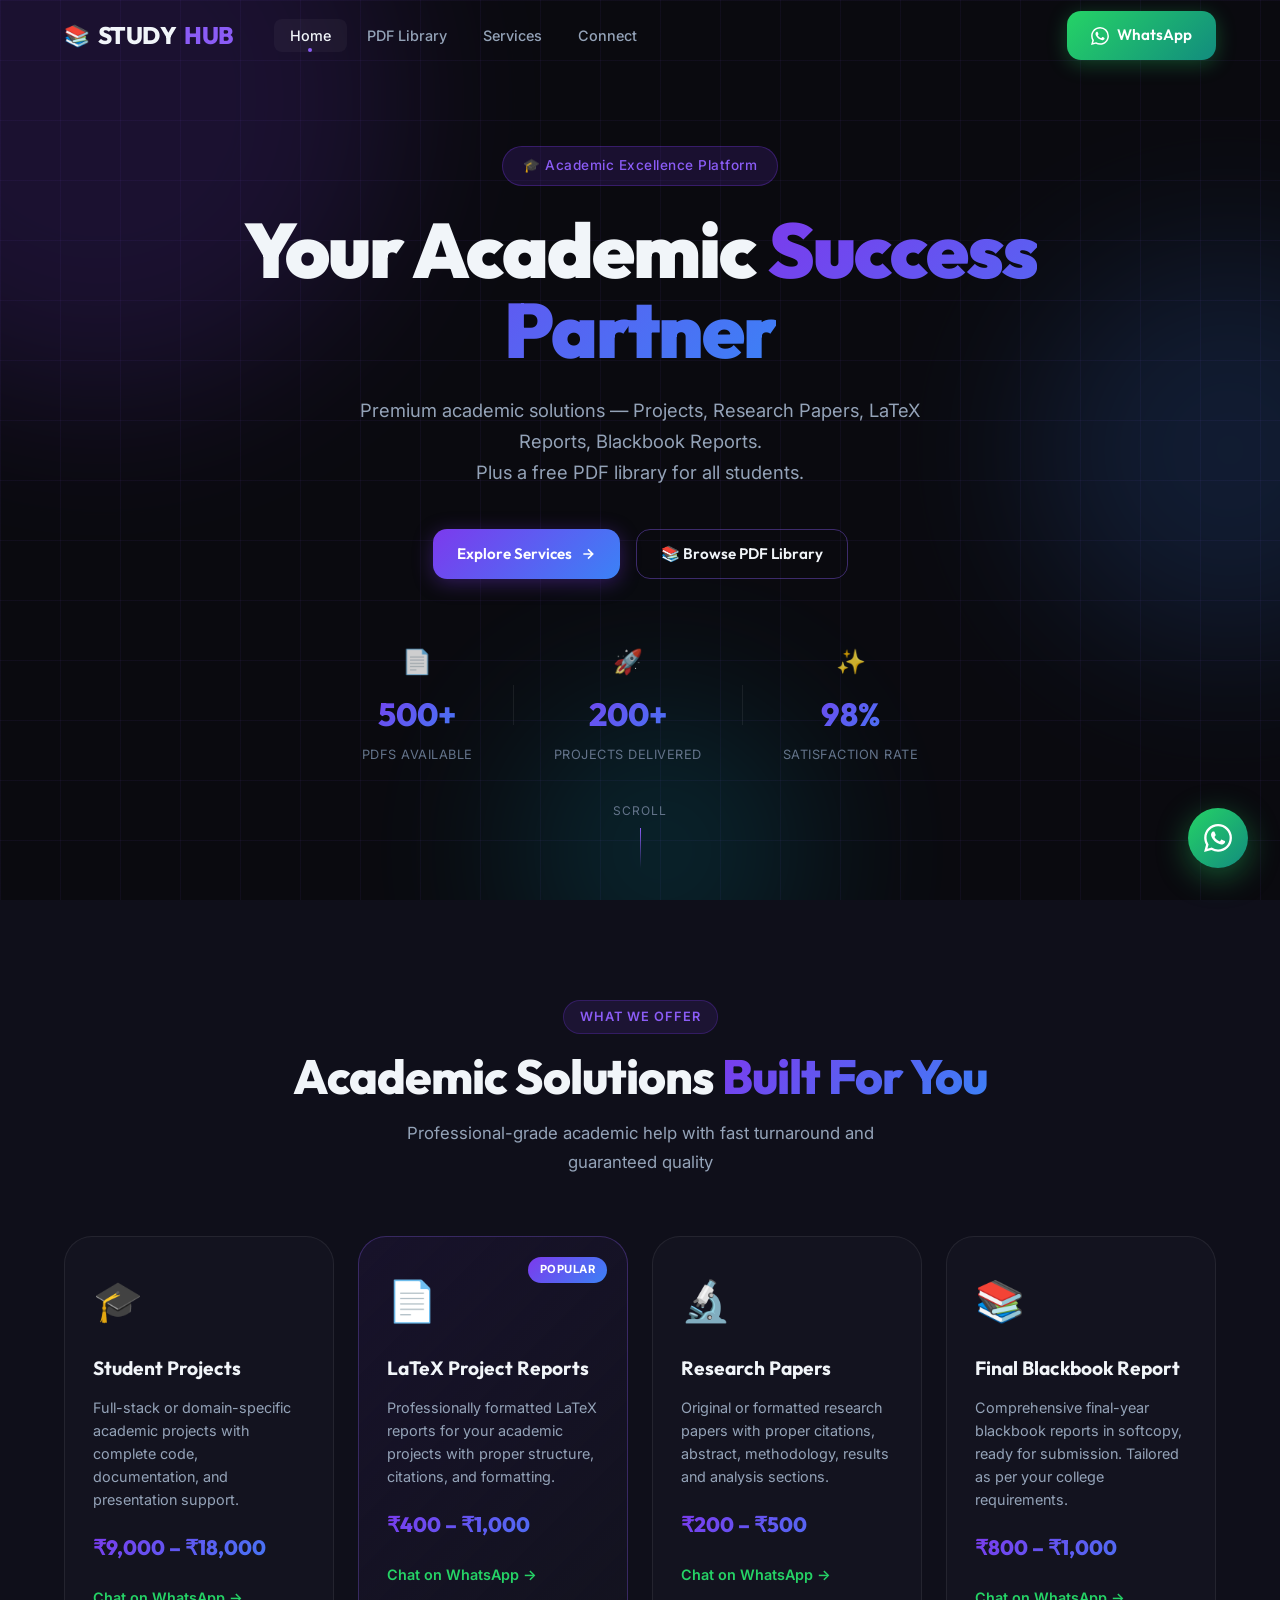
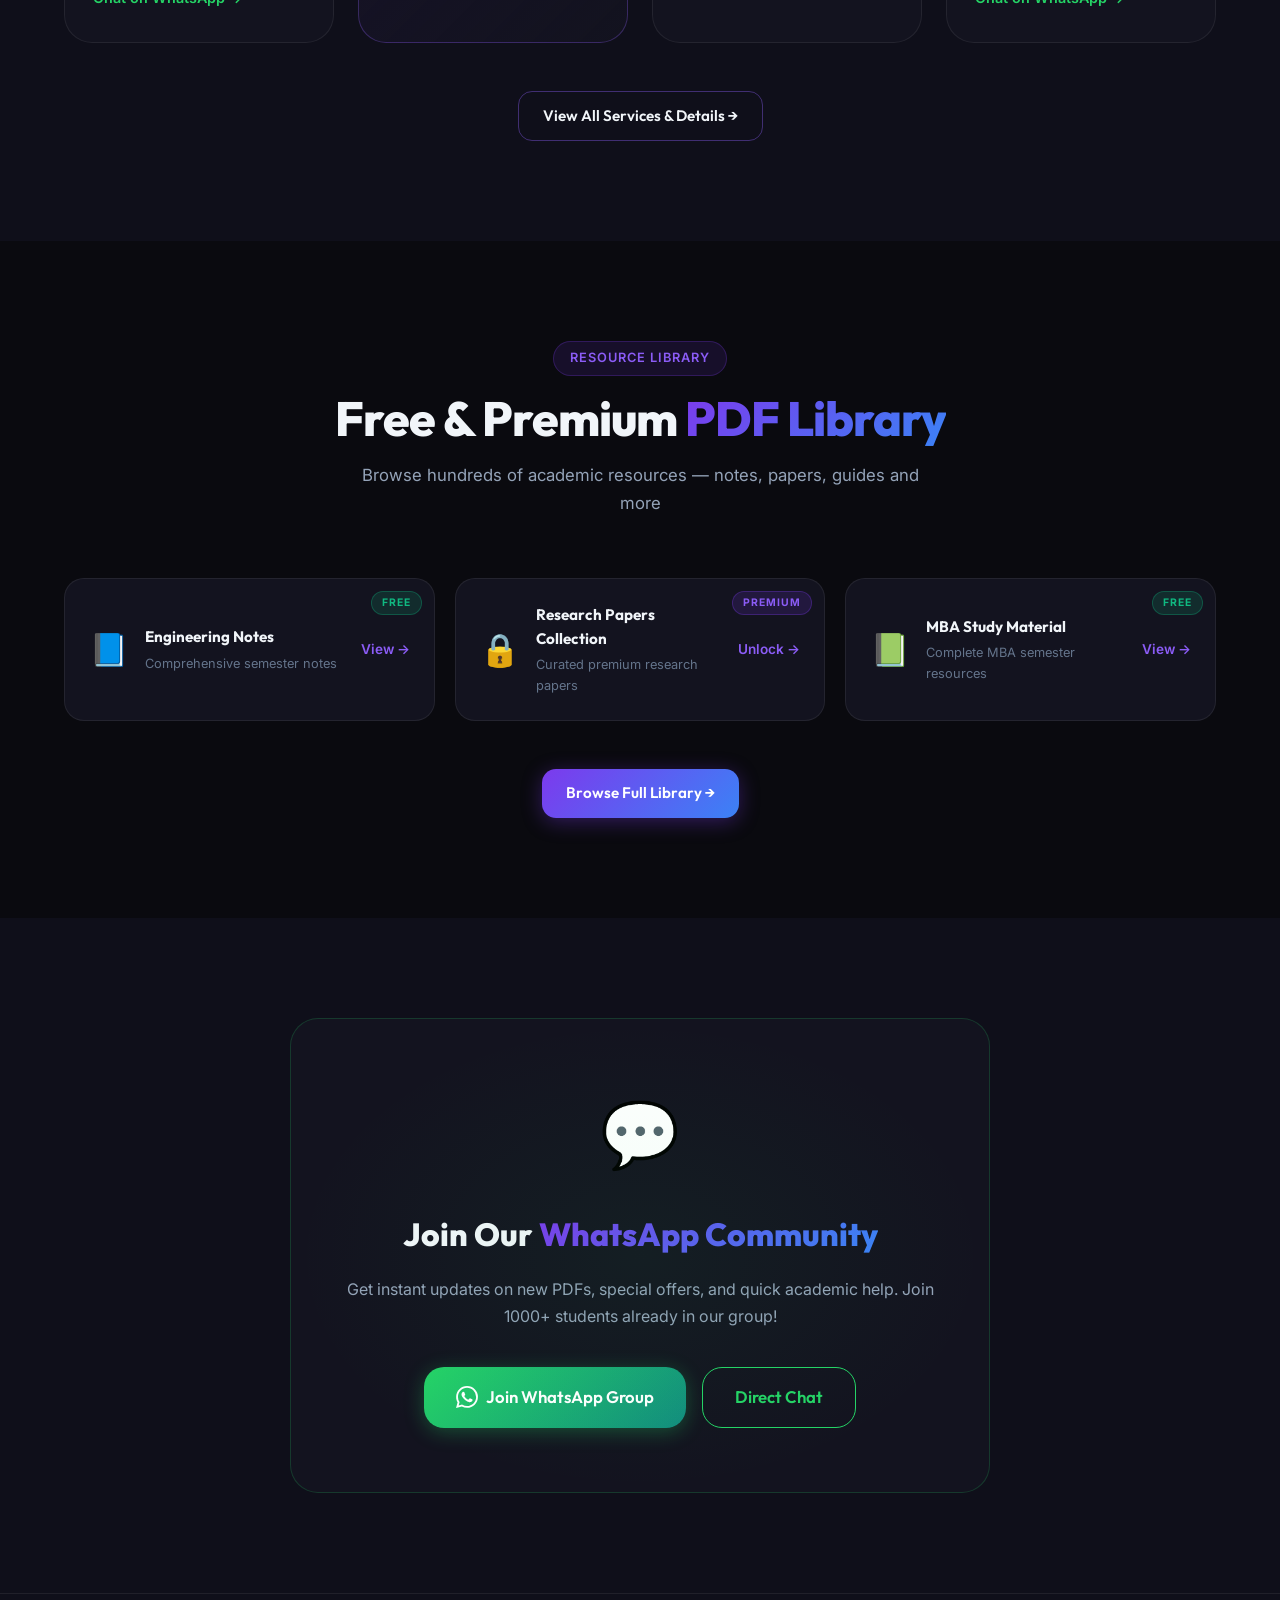
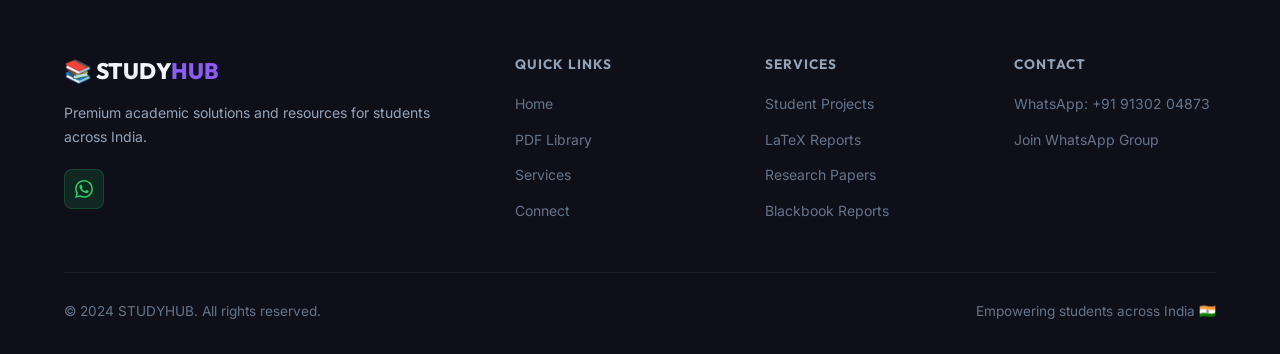
<file: index.html>
<!DOCTYPE html>
<html lang="en">
<head>
  <meta charset="UTF-8" />
  <meta name="viewport" content="width=device-width, initial-scale=1.0" />
  <title>STUDYHUB — Academic Solutions & PDF Library</title>
  <meta name="description" content="STUDYHUB offers premium academic solutions — student projects, research papers, LaTeX reports, blackbook reports, and a free PDF library for students." />
  <link rel="preconnect" href="https://fonts.googleapis.com" />
  <link rel="preconnect" href="https://fonts.gstatic.com" crossorigin />
  <link href="https://fonts.googleapis.com/css2?family=Outfit:wght@300;400;500;600;700;800;900&family=Inter:wght@300;400;500;600&display=swap" rel="stylesheet" />
  <link rel="stylesheet" href="css/style.css" />
</head>
<body>

  <!-- NAV -->
  <nav class="navbar" id="navbar">
    <div class="nav-container">
      <a href="index.html" class="nav-logo">
        <span class="logo-icon">📚</span>
        STUDY<span class="logo-accent">HUB</span>
      </a>
      <ul class="nav-links" id="nav-links">
        <li><a href="index.html" class="nav-link active">Home</a></li>
        <li><a href="library.html" class="nav-link">PDF Library</a></li>
        <li><a href="services.html" class="nav-link">Services</a></li>
        <li><a href="connect.html" class="nav-link">Connect</a></li>
      </ul>
      <a href="https://wa.me/919130204873?text=Hi%20STUDYHUB!%20I%20need%20help%20with%20my%20academic%20work." target="_blank" class="btn btn-whatsapp nav-cta">
        <svg width="18" height="18" viewBox="0 0 24 24" fill="currentColor"><path d="M17.472 14.382c-.297-.149-1.758-.867-2.03-.967-.273-.099-.471-.148-.67.15-.197.297-.767.966-.94 1.164-.173.199-.347.223-.644.075-.297-.15-1.255-.463-2.39-1.475-.883-.788-1.48-1.761-1.653-2.059-.173-.297-.018-.458.13-.606.134-.133.298-.347.446-.52.149-.174.198-.298.298-.497.099-.198.05-.371-.025-.52-.075-.149-.669-1.612-.916-2.207-.242-.579-.487-.5-.669-.51-.173-.008-.371-.01-.57-.01-.198 0-.52.074-.792.372-.272.297-1.04 1.016-1.04 2.479 0 1.462 1.065 2.875 1.213 3.074.149.198 2.096 3.2 5.077 4.487.709.306 1.262.489 1.694.625.712.227 1.36.195 1.871.118.571-.085 1.758-.719 2.006-1.413.248-.694.248-1.289.173-1.413-.074-.124-.272-.198-.57-.347m-5.421 7.403h-.004a9.87 9.87 0 01-5.031-1.378l-.361-.214-3.741.982.998-3.648-.235-.374a9.86 9.86 0 01-1.51-5.26c.001-5.45 4.436-9.884 9.888-9.884 2.64 0 5.122 1.03 6.988 2.898a9.825 9.825 0 012.893 6.994c-.003 5.45-4.437 9.884-9.885 9.884m8.413-18.297A11.815 11.815 0 0012.05 0C5.495 0 .16 5.335.157 11.892c0 2.096.547 4.142 1.588 5.945L.057 24l6.305-1.654a11.882 11.882 0 005.683 1.448h.005c6.554 0 11.89-5.335 11.893-11.893a11.821 11.821 0 00-3.48-8.413z"/></svg>
        WhatsApp
      </a>
      <button class="nav-toggle" id="nav-toggle" aria-label="Toggle navigation">
        <span></span><span></span><span></span>
      </button>
    </div>
  </nav>

  <!-- HERO -->
  <section class="hero" id="hero">
    <div class="hero-bg-grid"></div>
    <div class="floating-orb orb-1"></div>
    <div class="floating-orb orb-2"></div>
    <div class="floating-orb orb-3"></div>
    <div class="hero-content">
      <div class="hero-badge animate-fade-in">🎓 Academic Excellence Platform</div>
      <h1 class="hero-title animate-slide-up">
        Your Academic
        <span class="gradient-text">Success Partner</span>
      </h1>
      <p class="hero-subtitle animate-slide-up delay-1">
        Premium academic solutions — Projects, Research Papers, LaTeX Reports, Blackbook Reports.<br/>
        Plus a free PDF library for all students.
      </p>
      <div class="hero-cta animate-slide-up delay-2">
        <a href="services.html" class="btn btn-primary" id="hero-services-btn">
          <span>Explore Services</span>
          <svg width="16" height="16" viewBox="0 0 24 24" fill="none" stroke="currentColor" stroke-width="2.5"><path d="M5 12h14M12 5l7 7-7 7"/></svg>
        </a>
        <a href="library.html" class="btn btn-outline" id="hero-library-btn">
          <span>📚 Browse PDF Library</span>
        </a>
      </div>
      <div class="hero-stats animate-fade-in delay-3">
        <div class="stat">
          <div class="stat-icon">📄</div>
          <span class="stat-num">500+</span>
          <span class="stat-label">PDFs Available</span>
        </div>
        <div class="stat-divider"></div>
        <div class="stat">
          <div class="stat-icon">🚀</div>
          <span class="stat-num">200+</span>
          <span class="stat-label">Projects Delivered</span>
        </div>
        <div class="stat-divider"></div>
        <div class="stat">
          <div class="stat-icon">✨</div>
          <span class="stat-num">98%</span>
          <span class="stat-label">Satisfaction Rate</span>
        </div>
      </div>
    </div>
    <div class="hero-scroll-indicator">
      <span>Scroll</span>
      <div class="scroll-line"></div>
    </div>
  </section>

  <!-- SERVICES PREVIEW -->
  <section class="section services-preview" id="services-preview">
    <div class="container">
      <div class="section-header">
        <span class="section-tag">What We Offer</span>
        <h2 class="section-title">Academic Solutions <span class="gradient-text">Built For You</span></h2>
        <p class="section-subtitle">Professional-grade academic help with fast turnaround and guaranteed quality</p>
      </div>
      <div class="services-grid">

        <div class="service-card" id="card-project">
          <div class="service-icon">🎓</div>
          <h3>Student Projects</h3>
          <p>Full-stack or domain-specific academic projects with complete code, documentation, and presentation support.</p>
          <div class="service-price">₹9,000 – ₹18,000</div>
          <a href="https://wa.me/919130204873?text=Hi!%20I%20need%20a%20Student%20Project.%20Can%20you%20help?" target="_blank" class="service-cta">Chat on WhatsApp →</a>
        </div>

        <div class="service-card featured" id="card-latex">
          <div class="service-badge">Popular</div>
          <div class="service-icon">📄</div>
          <h3>LaTeX Project Reports</h3>
          <p>Professionally formatted LaTeX reports for your academic projects with proper structure, citations, and formatting.</p>
          <div class="service-price">₹400 – ₹1,000</div>
          <a href="https://wa.me/919130204873?text=Hi!%20I%20need%20a%20LaTeX%20Project%20Report.%20Can%20you%20help?" target="_blank" class="service-cta">Chat on WhatsApp →</a>
        </div>

        <div class="service-card" id="card-research">
          <div class="service-icon">🔬</div>
          <h3>Research Papers</h3>
          <p>Original or formatted research papers with proper citations, abstract, methodology, results and analysis sections.</p>
          <div class="service-price">₹200 – ₹500</div>
          <a href="https://wa.me/919130204873?text=Hi!%20I%20need%20a%20Research%20Paper.%20Can%20you%20help?" target="_blank" class="service-cta">Chat on WhatsApp →</a>
        </div>

        <div class="service-card" id="card-blackbook">
          <div class="service-icon">📚</div>
          <h3>Final Blackbook Report</h3>
          <p>Comprehensive final-year blackbook reports in softcopy, ready for submission. Tailored as per your college requirements.</p>
          <div class="service-price">₹800 – ₹1,000</div>
          <a href="https://wa.me/919130204873?text=Hi!%20I%20need%20a%20Final%20Blackbook%20Report.%20Can%20you%20help?" target="_blank" class="service-cta">Chat on WhatsApp →</a>
        </div>

      </div>
      <div class="section-footer">
        <a href="services.html" class="btn btn-outline" id="view-all-services-btn">View All Services & Details →</a>
      </div>
    </div>
  </section>

  <!-- PDF LIBRARY PREVIEW -->
  <section class="section library-preview" id="library-preview">
    <div class="container">
      <div class="section-header">
        <span class="section-tag">Resource Library</span>
        <h2 class="section-title">Free & Premium <span class="gradient-text">PDF Library</span></h2>
        <p class="section-subtitle">Browse hundreds of academic resources — notes, papers, guides and more</p>
      </div>
      <div class="library-preview-cards">
        <div class="lib-card free">
          <div class="lib-card-badge free-badge">FREE</div>
          <div class="lib-card-icon">📘</div>
          <div class="lib-card-info">
            <h4>Engineering Notes</h4>
            <p>Comprehensive semester notes</p>
          </div>
          <a href="library.html" class="lib-card-btn">View →</a>
        </div>
        <div class="lib-card paid">
          <div class="lib-card-badge paid-badge">PREMIUM</div>
          <div class="lib-card-icon">🔒</div>
          <div class="lib-card-info">
            <h4>Research Papers Collection</h4>
            <p>Curated premium research papers</p>
          </div>
          <a href="library.html" class="lib-card-btn">Unlock →</a>
        </div>
        <div class="lib-card free">
          <div class="lib-card-badge free-badge">FREE</div>
          <div class="lib-card-icon">📗</div>
          <div class="lib-card-info">
            <h4>MBA Study Material</h4>
            <p>Complete MBA semester resources</p>
          </div>
          <a href="library.html" class="lib-card-btn">View →</a>
        </div>
      </div>
      <div class="section-footer">
        <a href="library.html" class="btn btn-primary" id="browse-library-btn">
          Browse Full Library →
        </a>
      </div>
    </div>
  </section>

  <!-- WHATSAPP JOIN SECTION -->
  <section class="section whatsapp-section" id="whatsapp-section">
    <div class="container">
      <div class="wa-join-box">
        <div class="wa-icon-big">💬</div>
        <h2>Join Our <span class="gradient-text">WhatsApp Community</span></h2>
        <p>Get instant updates on new PDFs, special offers, and quick academic help. Join 1000+ students already in our group!</p>
        <div class="wa-buttons">
          <a href="connect.html" class="btn btn-whatsapp btn-lg" id="join-group-btn">
            <svg width="22" height="22" viewBox="0 0 24 24" fill="currentColor"><path d="M17.472 14.382c-.297-.149-1.758-.867-2.03-.967-.273-.099-.471-.148-.67.15-.197.297-.767.966-.94 1.164-.173.199-.347.223-.644.075-.297-.15-1.255-.463-2.39-1.475-.883-.788-1.48-1.761-1.653-2.059-.173-.297-.018-.458.13-.606.134-.133.298-.347.446-.52.149-.174.198-.298.298-.497.099-.198.05-.371-.025-.52-.075-.149-.669-1.612-.916-2.207-.242-.579-.487-.5-.669-.51-.173-.008-.371-.01-.57-.01-.198 0-.52.074-.792.372-.272.297-1.04 1.016-1.04 2.479 0 1.462 1.065 2.875 1.213 3.074.149.198 2.096 3.2 5.077 4.487.709.306 1.262.489 1.694.625.712.227 1.36.195 1.871.118.571-.085 1.758-.719 2.006-1.413.248-.694.248-1.289.173-1.413-.074-.124-.272-.198-.57-.347m-5.421 7.403h-.004a9.87 9.87 0 01-5.031-1.378l-.361-.214-3.741.982.998-3.648-.235-.374a9.86 9.86 0 01-1.51-5.26c.001-5.45 4.436-9.884 9.888-9.884 2.64 0 5.122 1.03 6.988 2.898a9.825 9.825 0 012.893 6.994c-.003 5.45-4.437 9.884-9.885 9.884m8.413-18.297A11.815 11.815 0 0012.05 0C5.495 0 .16 5.335.157 11.892c0 2.096.547 4.142 1.588 5.945L.057 24l6.305-1.654a11.882 11.882 0 005.683 1.448h.005c6.554 0 11.89-5.335 11.893-11.893a11.821 11.821 0 00-3.48-8.413z"/></svg>
            Join WhatsApp Group
          </a>
          <a href="https://wa.me/919130204873?text=Hi%20STUDYHUB!%20I%20want%20to%20know%20more." target="_blank" class="btn btn-outline-wa btn-lg" id="direct-chat-btn">Direct Chat</a>
        </div>
      </div>
    </div>
  </section>

  <!-- FOOTER -->
  <footer class="footer">
    <div class="container">
      <div class="footer-top">
        <div class="footer-brand">
          <div class="footer-logo">📚 STUDY<span class="logo-accent">HUB</span></div>
          <p>Premium academic solutions and resources for students across India.</p>
          <div class="footer-social">
            <a href="https://wa.me/919130204873" target="_blank" class="social-btn wa">
              <svg width="18" height="18" viewBox="0 0 24 24" fill="currentColor"><path d="M17.472 14.382c-.297-.149-1.758-.867-2.03-.967-.273-.099-.471-.148-.67.15-.197.297-.767.966-.94 1.164-.173.199-.347.223-.644.075-.297-.15-1.255-.463-2.39-1.475-.883-.788-1.48-1.761-1.653-2.059-.173-.297-.018-.458.13-.606.134-.133.298-.347.446-.52.149-.174.198-.298.298-.497.099-.198.05-.371-.025-.52-.075-.149-.669-1.612-.916-2.207-.242-.579-.487-.5-.669-.51-.173-.008-.371-.01-.57-.01-.198 0-.52.074-.792.372-.272.297-1.04 1.016-1.04 2.479 0 1.462 1.065 2.875 1.213 3.074.149.198 2.096 3.2 5.077 4.487.709.306 1.262.489 1.694.625.712.227 1.36.195 1.871.118.571-.085 1.758-.719 2.006-1.413.248-.694.248-1.289.173-1.413-.074-.124-.272-.198-.57-.347m-5.421 7.403h-.004a9.87 9.87 0 01-5.031-1.378l-.361-.214-3.741.982.998-3.648-.235-.374a9.86 9.86 0 01-1.51-5.26c.001-5.45 4.436-9.884 9.888-9.884 2.64 0 5.122 1.03 6.988 2.898a9.825 9.825 0 012.893 6.994c-.003 5.45-4.437 9.884-9.885 9.884m8.413-18.297A11.815 11.815 0 0012.05 0C5.495 0 .16 5.335.157 11.892c0 2.096.547 4.142 1.588 5.945L.057 24l6.305-1.654a11.882 11.882 0 005.683 1.448h.005c6.554 0 11.89-5.335 11.893-11.893a11.821 11.821 0 00-3.48-8.413z"/></svg>
            </a>
          </div>
        </div>
        <div class="footer-links-group">
          <h4>Quick Links</h4>
          <ul>
            <li><a href="index.html">Home</a></li>
            <li><a href="library.html">PDF Library</a></li>
            <li><a href="services.html">Services</a></li>
            <li><a href="connect.html">Connect</a></li>
          </ul>
        </div>
        <div class="footer-links-group">
          <h4>Services</h4>
          <ul>
            <li><a href="services.html">Student Projects</a></li>
            <li><a href="services.html">LaTeX Reports</a></li>
            <li><a href="services.html">Research Papers</a></li>
            <li><a href="services.html">Blackbook Reports</a></li>
          </ul>
        </div>
        <div class="footer-links-group">
          <h4>Contact</h4>
          <ul>
            <li><a href="https://wa.me/919130204873" target="_blank">WhatsApp: +91 91302 04873</a></li>
            <li><a href="connect.html">Join WhatsApp Group</a></li>
          </ul>
        </div>
      </div>
      <div class="footer-bottom">
        <p>© 2024 STUDYHUB. All rights reserved.</p>
        <p class="footer-sub">Empowering students across India 🇮🇳</p>
      </div>
    </div>
  </footer>

  <!-- Floating WhatsApp Button -->
  <a href="https://wa.me/919130204873?text=Hi%20STUDYHUB!%20I%20need%20academic%20help." target="_blank" class="float-wa" id="float-wa-btn" aria-label="Chat on WhatsApp">
    <svg width="28" height="28" viewBox="0 0 24 24" fill="currentColor"><path d="M17.472 14.382c-.297-.149-1.758-.867-2.03-.967-.273-.099-.471-.148-.67.15-.197.297-.767.966-.94 1.164-.173.199-.347.223-.644.075-.297-.15-1.255-.463-2.39-1.475-.883-.788-1.48-1.761-1.653-2.059-.173-.297-.018-.458.13-.606.134-.133.298-.347.446-.52.149-.174.198-.298.298-.497.099-.198.05-.371-.025-.52-.075-.149-.669-1.612-.916-2.207-.242-.579-.487-.5-.669-.51-.173-.008-.371-.01-.57-.01-.198 0-.52.074-.792.372-.272.297-1.04 1.016-1.04 2.479 0 1.462 1.065 2.875 1.213 3.074.149.198 2.096 3.2 5.077 4.487.709.306 1.262.489 1.694.625.712.227 1.36.195 1.871.118.571-.085 1.758-.719 2.006-1.413.248-.694.248-1.289.173-1.413-.074-.124-.272-.198-.57-.347m-5.421 7.403h-.004a9.87 9.87 0 01-5.031-1.378l-.361-.214-3.741.982.998-3.648-.235-.374a9.86 9.86 0 01-1.51-5.26c.001-5.45 4.436-9.884 9.888-9.884 2.64 0 5.122 1.03 6.988 2.898a9.825 9.825 0 012.893 6.994c-.003 5.45-4.437 9.884-9.885 9.884m8.413-18.297A11.815 11.815 0 0012.05 0C5.495 0 .16 5.335.157 11.892c0 2.096.547 4.142 1.588 5.945L.057 24l6.305-1.654a11.882 11.882 0 005.683 1.448h.005c6.554 0 11.89-5.335 11.893-11.893a11.821 11.821 0 00-3.48-8.413z"/></svg>
  </a>

  <script src="js/app.js"></script>
</body>
</html>
</file>
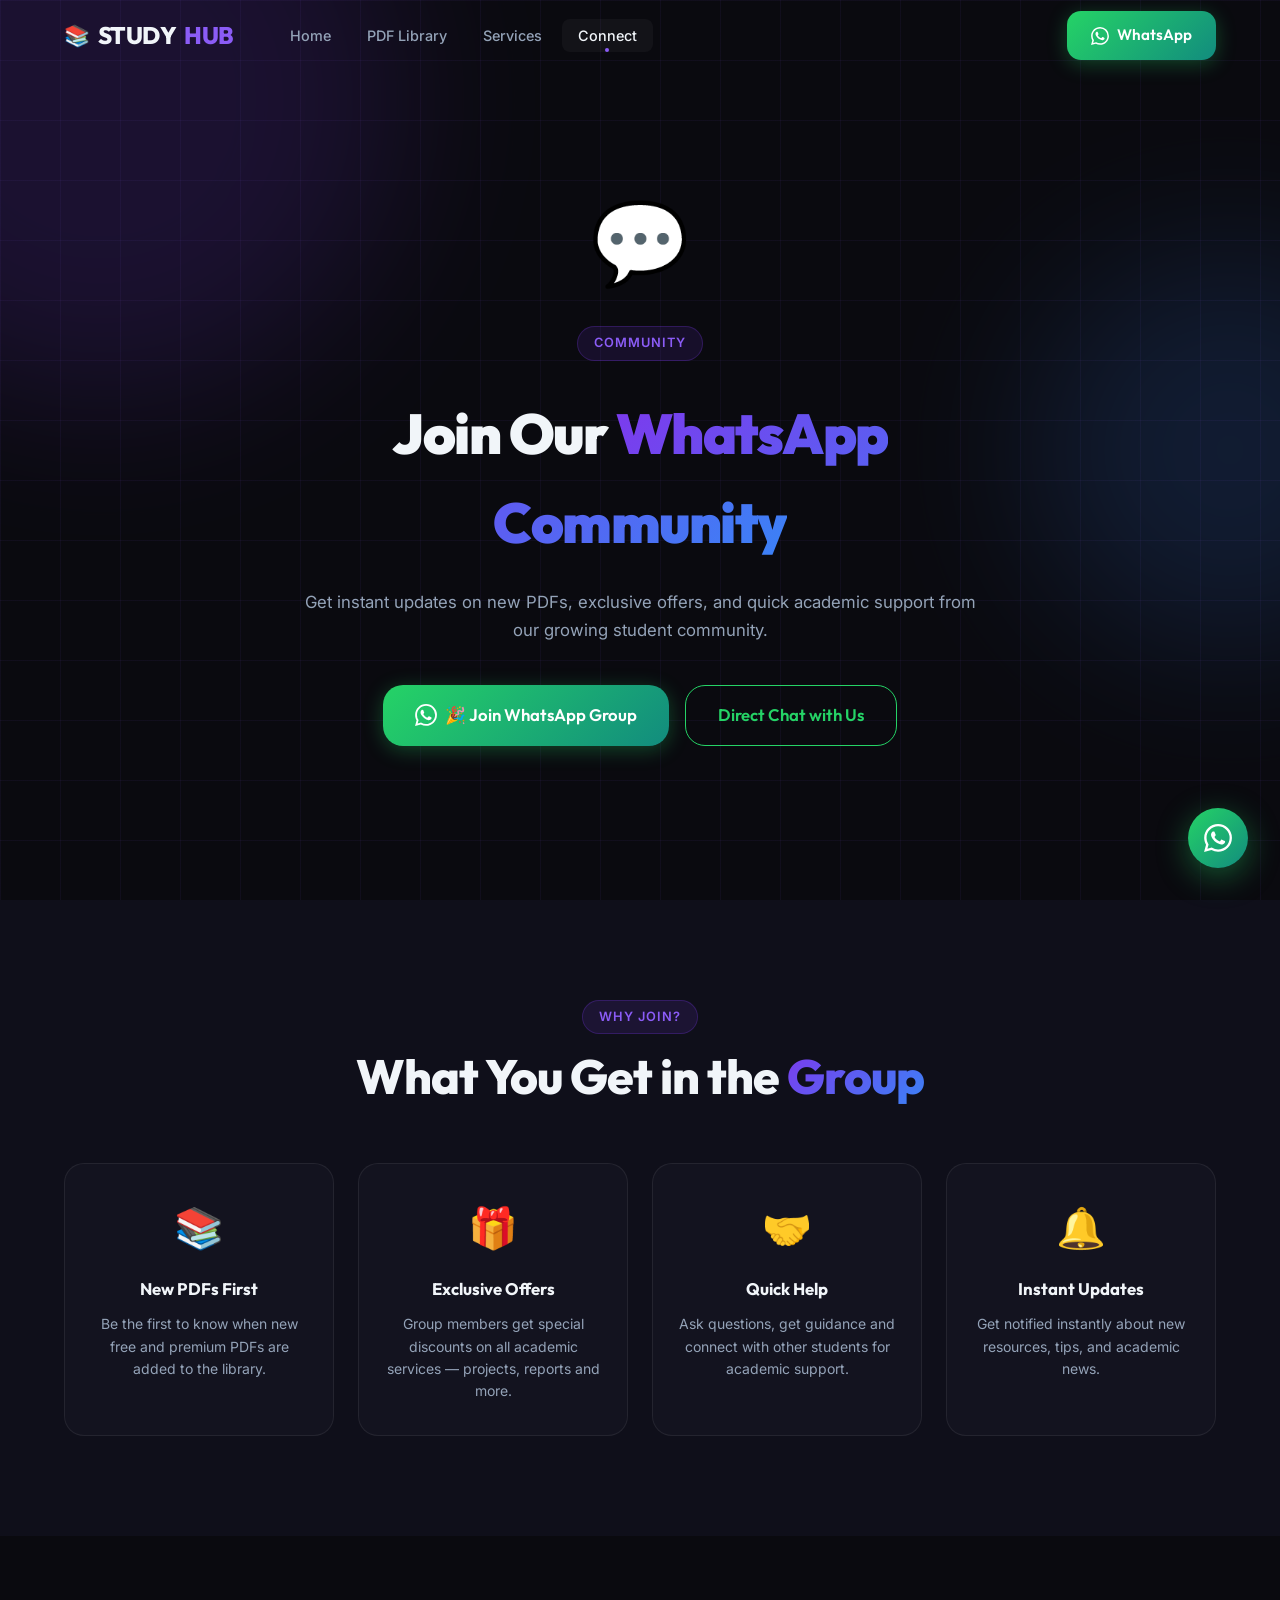
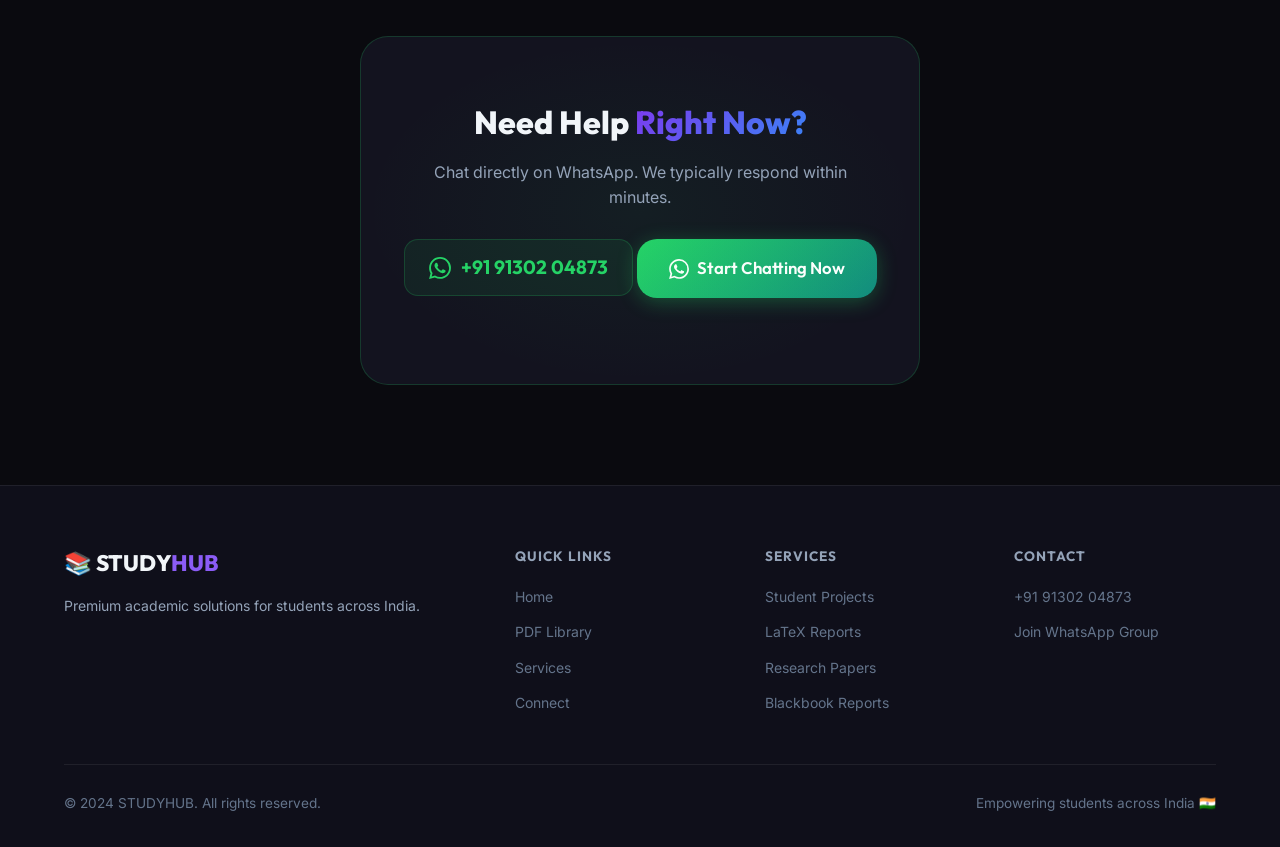
<file: connect.html>
<!DOCTYPE html>
<html lang="en">

<head>
  <meta charset="UTF-8" />
  <meta name="viewport" content="width=device-width, initial-scale=1.0" />
  <title>Connect — STUDYHUB</title>
  <meta name="description"
    content="Join the STUDYHUB WhatsApp community and get instant academic help, updates on new PDFs and special offers." />
  <link rel="preconnect" href="https://fonts.googleapis.com" />
  <link
    href="https://fonts.googleapis.com/css2?family=Outfit:wght@300;400;500;600;700;800;900&family=Inter:wght@300;400;500;600&display=swap"
    rel="stylesheet" />
  <link rel="stylesheet" href="css/style.css" />
  <link rel="stylesheet" href="css/connect.css" />
</head>

<body>
  <nav class="navbar scrolled" id="navbar">
    <div class="nav-container">
      <a href="index.html" class="nav-logo"><span class="logo-icon">📚</span>STUDY<span
          class="logo-accent">HUB</span></a>
      <ul class="nav-links" id="nav-links">
        <li><a href="index.html" class="nav-link">Home</a></li>
        <li><a href="library.html" class="nav-link">PDF Library</a></li>
        <li><a href="services.html" class="nav-link">Services</a></li>
        <li><a href="connect.html" class="nav-link active">Connect</a></li>
      </ul>
      <a href="https://wa.me/919130204873?text=Hi%20STUDYHUB!" target="_blank" class="btn btn-whatsapp nav-cta">
        <svg width="18" height="18" viewBox="0 0 24 24" fill="currentColor">
          <path
            d="M17.472 14.382c-.297-.149-1.758-.867-2.03-.967-.273-.099-.471-.148-.67.15-.197.297-.767.966-.94 1.164-.173.199-.347.223-.644.075-.297-.15-1.255-.463-2.39-1.475-.883-.788-1.48-1.761-1.653-2.059-.173-.297-.018-.458.13-.606.134-.133.298-.347.446-.52.149-.174.198-.298.298-.497.099-.198.05-.371-.025-.52-.075-.149-.669-1.612-.916-2.207-.242-.579-.487-.5-.669-.51-.173-.008-.371-.01-.57-.01-.198 0-.52.074-.792.372-.272.297-1.04 1.016-1.04 2.479 0 1.462 1.065 2.875 1.213 3.074.149.198 2.096 3.2 5.077 4.487.709.306 1.262.489 1.694.625.712.227 1.36.195 1.871.118.571-.085 1.758-.719 2.006-1.413.248-.694.248-1.289.173-1.413-.074-.124-.272-.198-.57-.347m-5.421 7.403h-.004a9.87 9.87 0 01-5.031-1.378l-.361-.214-3.741.982.998-3.648-.235-.374a9.86 9.86 0 01-1.51-5.26c.001-5.45 4.436-9.884 9.888-9.884 2.64 0 5.122 1.03 6.988 2.898a9.825 9.825 0 012.893 6.994c-.003 5.45-4.437 9.884-9.885 9.884m8.413-18.297A11.815 11.815 0 0012.05 0C5.495 0 .16 5.335.157 11.892c0 2.096.547 4.142 1.588 5.945L.057 24l6.305-1.654a11.882 11.882 0 005.683 1.448h.005c6.554 0 11.89-5.335 11.893-11.893a11.821 11.821 0 00-3.48-8.413z" />
        </svg>
        WhatsApp
      </a>
      <button class="nav-toggle" id="nav-toggle"><span></span><span></span><span></span></button>
    </div>
  </nav>

  <!-- HERO -->
  <section class="connect-hero">
    <div class="floating-orb orb-1"></div>
    <div class="floating-orb orb-2"></div>
    <div class="hero-bg-grid"></div>
    <div class="container">
      <div class="connect-hero-content">
        <div class="wa-big-icon">💬</div>
        <span class="section-tag">Community</span>
        <h1 class="page-title">Join Our <span class="gradient-text">WhatsApp Community</span></h1>
        <p class="page-subtitle">Get instant updates on new PDFs, exclusive offers, and quick academic support from our
          growing student community.</p>

        <div class="connect-cta-group">
          <a href="https://chat.whatsapp.com/Lvoy77cbuF7F94AtuQrNMF?mode=gi_t" target="_blank"
            class="btn btn-whatsapp btn-lg" id="join-group-main-btn">
            <svg width="22" height="22" viewBox="0 0 24 24" fill="currentColor">
              <path
                d="M17.472 14.382c-.297-.149-1.758-.867-2.03-.967-.273-.099-.471-.148-.67.15-.197.297-.767.966-.94 1.164-.173.199-.347.223-.644.075-.297-.15-1.255-.463-2.39-1.475-.883-.788-1.48-1.761-1.653-2.059-.173-.297-.018-.458.13-.606.134-.133.298-.347.446-.52.149-.174.198-.298.298-.497.099-.198.05-.371-.025-.52-.075-.149-.669-1.612-.916-2.207-.242-.579-.487-.5-.669-.51-.173-.008-.371-.01-.57-.01-.198 0-.52.074-.792.372-.272.297-1.04 1.016-1.04 2.479 0 1.462 1.065 2.875 1.213 3.074.149.198 2.096 3.2 5.077 4.487.709.306 1.262.489 1.694.625.712.227 1.36.195 1.871.118.571-.085 1.758-.719 2.006-1.413.248-.694.248-1.289.173-1.413-.074-.124-.272-.198-.57-.347m-5.421 7.403h-.004a9.87 9.87 0 01-5.031-1.378l-.361-.214-3.741.982.998-3.648-.235-.374a9.86 9.86 0 01-1.51-5.26c.001-5.45 4.436-9.884 9.888-9.884 2.64 0 5.122 1.03 6.988 2.898a9.825 9.825 0 012.893 6.994c-.003 5.45-4.437 9.884-9.885 9.884m8.413-18.297A11.815 11.815 0 0012.05 0C5.495 0 .16 5.335.157 11.892c0 2.096.547 4.142 1.588 5.945L.057 24l6.305-1.654a11.882 11.882 0 005.683 1.448h.005c6.554 0 11.89-5.335 11.893-11.893a11.821 11.821 0 00-3.48-8.413z" />
            </svg>
            🎉 Join WhatsApp Group
          </a>
          <a href="https://wa.me/919130204873?text=Hi%20STUDYHUB!%20I%20want%20to%20know%20more%20about%20your%20services."
            target="_blank" class="btn btn-outline-wa btn-lg" id="direct-wa-btn">
            Direct Chat with Us
          </a>
        </div>


      </div>
    </div>
  </section>

  <!-- PERKS -->
  <section class="section perks-section">
    <div class="container">
      <div class="section-header">
        <span class="section-tag">Why Join?</span>
        <h2 class="section-title">What You Get in the <span class="gradient-text">Group</span></h2>
      </div>
      <div class="perks-grid">
        <div class="perk-card" id="perk-pdfs">
          <div class="perk-icon">📚</div>
          <h3>New PDFs First</h3>
          <p>Be the first to know when new free and premium PDFs are added to the library.</p>
        </div>
        <div class="perk-card" id="perk-offers">
          <div class="perk-icon">🎁</div>
          <h3>Exclusive Offers</h3>
          <p>Group members get special discounts on all academic services — projects, reports and more.</p>
        </div>
        <div class="perk-card" id="perk-help">
          <div class="perk-icon">🤝</div>
          <h3>Quick Help</h3>
          <p>Ask questions, get guidance and connect with other students for academic support.</p>
        </div>
        <div class="perk-card" id="perk-updates">
          <div class="perk-icon">🔔</div>
          <h3>Instant Updates</h3>
          <p>Get notified instantly about new resources, tips, and academic news.</p>
        </div>
      </div>
    </div>
  </section>

  <!-- DIRECT CONTACT -->
  <section class="section direct-contact-section">
    <div class="container">
      <div class="direct-contact-box">
        <h2>Need Help <span class="gradient-text">Right Now?</span></h2>
        <p>Chat directly on WhatsApp. We typically respond within minutes.</p>
        <div class="dc-number">
          <svg width="22" height="22" viewBox="0 0 24 24" fill="#25d366">
            <path
              d="M17.472 14.382c-.297-.149-1.758-.867-2.03-.967-.273-.099-.471-.148-.67.15-.197.297-.767.966-.94 1.164-.173.199-.347.223-.644.075-.297-.15-1.255-.463-2.39-1.475-.883-.788-1.48-1.761-1.653-2.059-.173-.297-.018-.458.13-.606.134-.133.298-.347.446-.52.149-.174.198-.298.298-.497.099-.198.05-.371-.025-.52-.075-.149-.669-1.612-.916-2.207-.242-.579-.487-.5-.669-.51-.173-.008-.371-.01-.57-.01-.198 0-.52.074-.792.372-.272.297-1.04 1.016-1.04 2.479 0 1.462 1.065 2.875 1.213 3.074.149.198 2.096 3.2 5.077 4.487.709.306 1.262.489 1.694.625.712.227 1.36.195 1.871.118.571-.085 1.758-.719 2.006-1.413.248-.694.248-1.289.173-1.413-.074-.124-.272-.198-.57-.347m-5.421 7.403h-.004a9.87 9.87 0 01-5.031-1.378l-.361-.214-3.741.982.998-3.648-.235-.374a9.86 9.86 0 01-1.51-5.26c.001-5.45 4.436-9.884 9.888-9.884 2.64 0 5.122 1.03 6.988 2.898a9.825 9.825 0 012.893 6.994c-.003 5.45-4.437 9.884-9.885 9.884m8.413-18.297A11.815 11.815 0 0012.05 0C5.495 0 .16 5.335.157 11.892c0 2.096.547 4.142 1.588 5.945L.057 24l6.305-1.654a11.882 11.882 0 005.683 1.448h.005c6.554 0 11.89-5.335 11.893-11.893a11.821 11.821 0 00-3.48-8.413z" />
          </svg>
          <span>+91 91302 04873</span>
        </div>
        <a href="https://wa.me/919130204873?text=Hi%20STUDYHUB!%20I%20need%20academic%20help." target="_blank"
          class="btn btn-whatsapp btn-lg" id="direct-chat-now-btn">
          <svg width="20" height="20" viewBox="0 0 24 24" fill="currentColor">
            <path
              d="M17.472 14.382c-.297-.149-1.758-.867-2.03-.967-.273-.099-.471-.148-.67.15-.197.297-.767.966-.94 1.164-.173.199-.347.223-.644.075-.297-.15-1.255-.463-2.39-1.475-.883-.788-1.48-1.761-1.653-2.059-.173-.297-.018-.458.13-.606.134-.133.298-.347.446-.52.149-.174.198-.298.298-.497.099-.198.05-.371-.025-.52-.075-.149-.669-1.612-.916-2.207-.242-.579-.487-.5-.669-.51-.173-.008-.371-.01-.57-.01-.198 0-.52.074-.792.372-.272.297-1.04 1.016-1.04 2.479 0 1.462 1.065 2.875 1.213 3.074.149.198 2.096 3.2 5.077 4.487.709.306 1.262.489 1.694.625.712.227 1.36.195 1.871.118.571-.085 1.758-.719 2.006-1.413.248-.694.248-1.289.173-1.413-.074-.124-.272-.198-.57-.347m-5.421 7.403h-.004a9.87 9.87 0 01-5.031-1.378l-.361-.214-3.741.982.998-3.648-.235-.374a9.86 9.86 0 01-1.51-5.26c.001-5.45 4.436-9.884 9.888-9.884 2.64 0 5.122 1.03 6.988 2.898a9.825 9.825 0 012.893 6.994c-.003 5.45-4.437 9.884-9.885 9.884m8.413-18.297A11.815 11.815 0 0012.05 0C5.495 0 .16 5.335.157 11.892c0 2.096.547 4.142 1.588 5.945L.057 24l6.305-1.654a11.882 11.882 0 005.683 1.448h.005c6.554 0 11.89-5.335 11.893-11.893a11.821 11.821 0 00-3.48-8.413z" />
          </svg>
          Start Chatting Now
        </a>
      </div>
    </div>
  </section>

  <footer class="footer">
    <div class="container">
      <div class="footer-top">
        <div class="footer-brand">
          <div class="footer-logo">📚 STUDY<span class="logo-accent">HUB</span></div>
          <p>Premium academic solutions for students across India.</p>
        </div>
        <div class="footer-links-group">
          <h4>Quick Links</h4>
          <ul>
            <li><a href="index.html">Home</a></li>
            <li><a href="library.html">PDF Library</a></li>
            <li><a href="services.html">Services</a></li>
            <li><a href="connect.html">Connect</a></li>
          </ul>
        </div>
        <div class="footer-links-group">
          <h4>Services</h4>
          <ul>
            <li><a href="services.html">Student Projects</a></li>
            <li><a href="services.html">LaTeX Reports</a></li>
            <li><a href="services.html">Research Papers</a></li>
            <li><a href="services.html">Blackbook Reports</a></li>
          </ul>
        </div>
        <div class="footer-links-group">
          <h4>Contact</h4>
          <ul>
            <li><a href="https://wa.me/919130204873" target="_blank">+91 91302 04873</a></li>
            <li><a href="connect.html">Join WhatsApp Group</a></li>
          </ul>
        </div>
      </div>
      <div class="footer-bottom">
        <p>© 2024 STUDYHUB. All rights reserved.</p>
        <p class="footer-sub">Empowering students across India 🇮🇳</p>
      </div>
    </div>
  </footer>

  <a href="https://wa.me/919130204873?text=Hi%20STUDYHUB!" target="_blank" class="float-wa" id="float-wa-btn">
    <svg width="28" height="28" viewBox="0 0 24 24" fill="currentColor">
      <path
        d="M17.472 14.382c-.297-.149-1.758-.867-2.03-.967-.273-.099-.471-.148-.67.15-.197.297-.767.966-.94 1.164-.173.199-.347.223-.644.075-.297-.15-1.255-.463-2.39-1.475-.883-.788-1.48-1.761-1.653-2.059-.173-.297-.018-.458.13-.606.134-.133.298-.347.446-.52.149-.174.198-.298.298-.497.099-.198.05-.371-.025-.52-.075-.149-.669-1.612-.916-2.207-.242-.579-.487-.5-.669-.51-.173-.008-.371-.01-.57-.01-.198 0-.52.074-.792.372-.272.297-1.04 1.016-1.04 2.479 0 1.462 1.065 2.875 1.213 3.074.149.198 2.096 3.2 5.077 4.487.709.306 1.262.489 1.694.625.712.227 1.36.195 1.871.118.571-.085 1.758-.719 2.006-1.413.248-.694.248-1.289.173-1.413-.074-.124-.272-.198-.57-.347m-5.421 7.403h-.004a9.87 9.87 0 01-5.031-1.378l-.361-.214-3.741.982.998-3.648-.235-.374a9.86 9.86 0 01-1.51-5.26c.001-5.45 4.436-9.884 9.888-9.884 2.64 0 5.122 1.03 6.988 2.898a9.825 9.825 0 012.893 6.994c-.003 5.45-4.437 9.884-9.885 9.884m8.413-18.297A11.815 11.815 0 0012.05 0C5.495 0 .16 5.335.157 11.892c0 2.096.547 4.142 1.588 5.945L.057 24l6.305-1.654a11.882 11.882 0 005.683 1.448h.005c6.554 0 11.89-5.335 11.893-11.893a11.821 11.821 0 00-3.48-8.413z" />
    </svg>
  </a>
  <script src="js/app.js"></script>
</body>

</html>
</file>
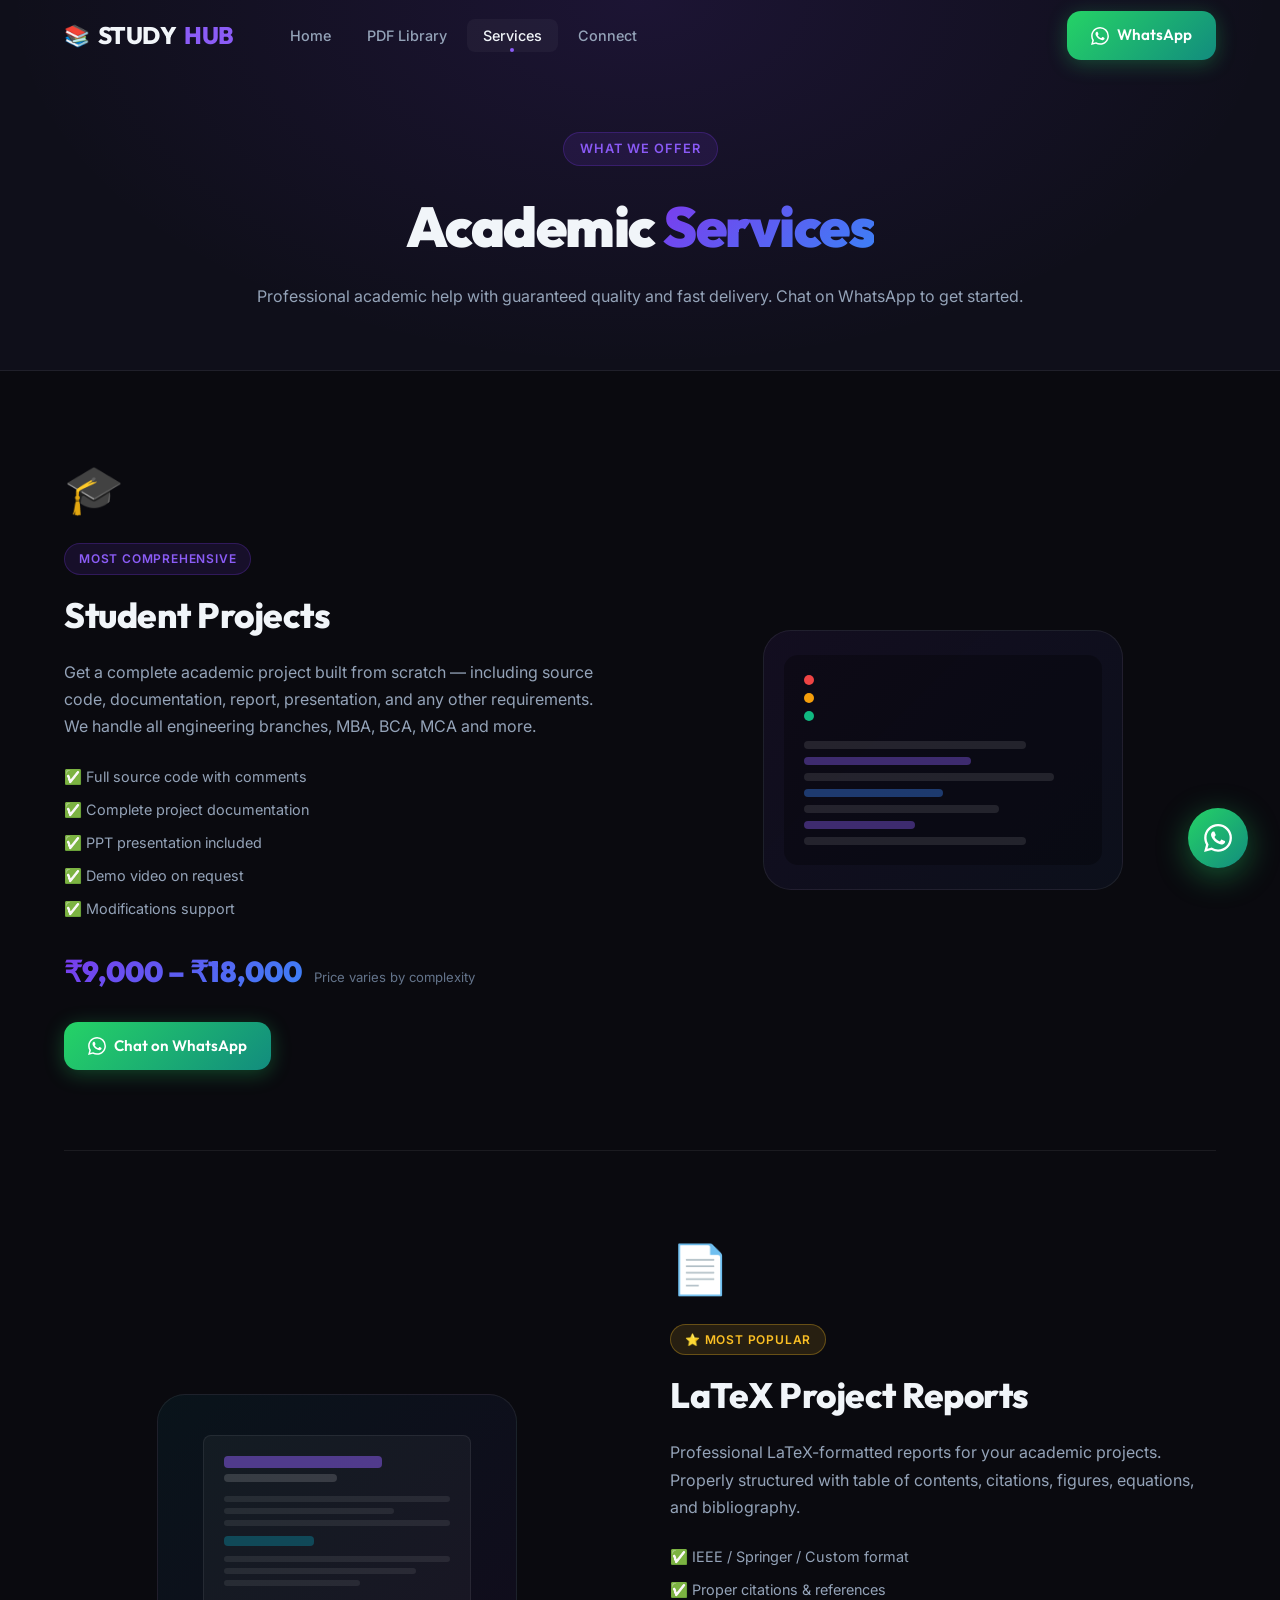
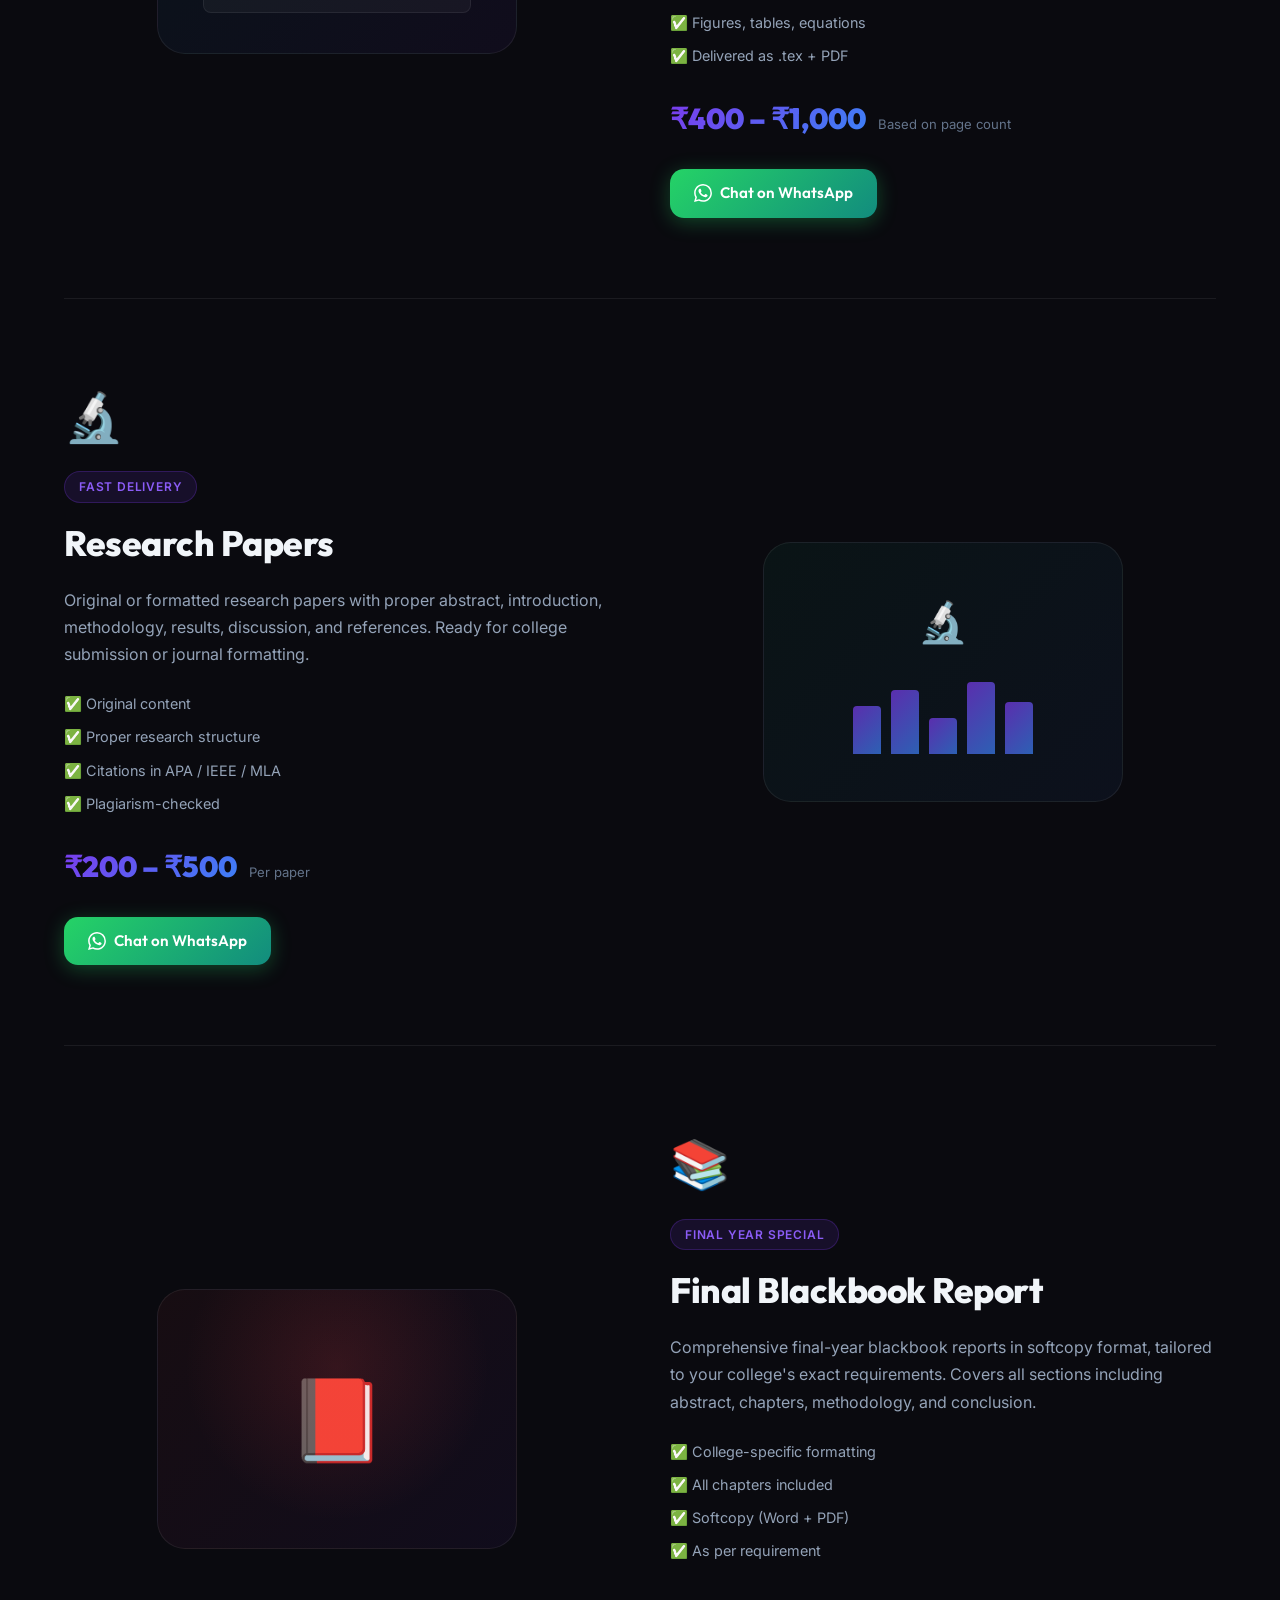
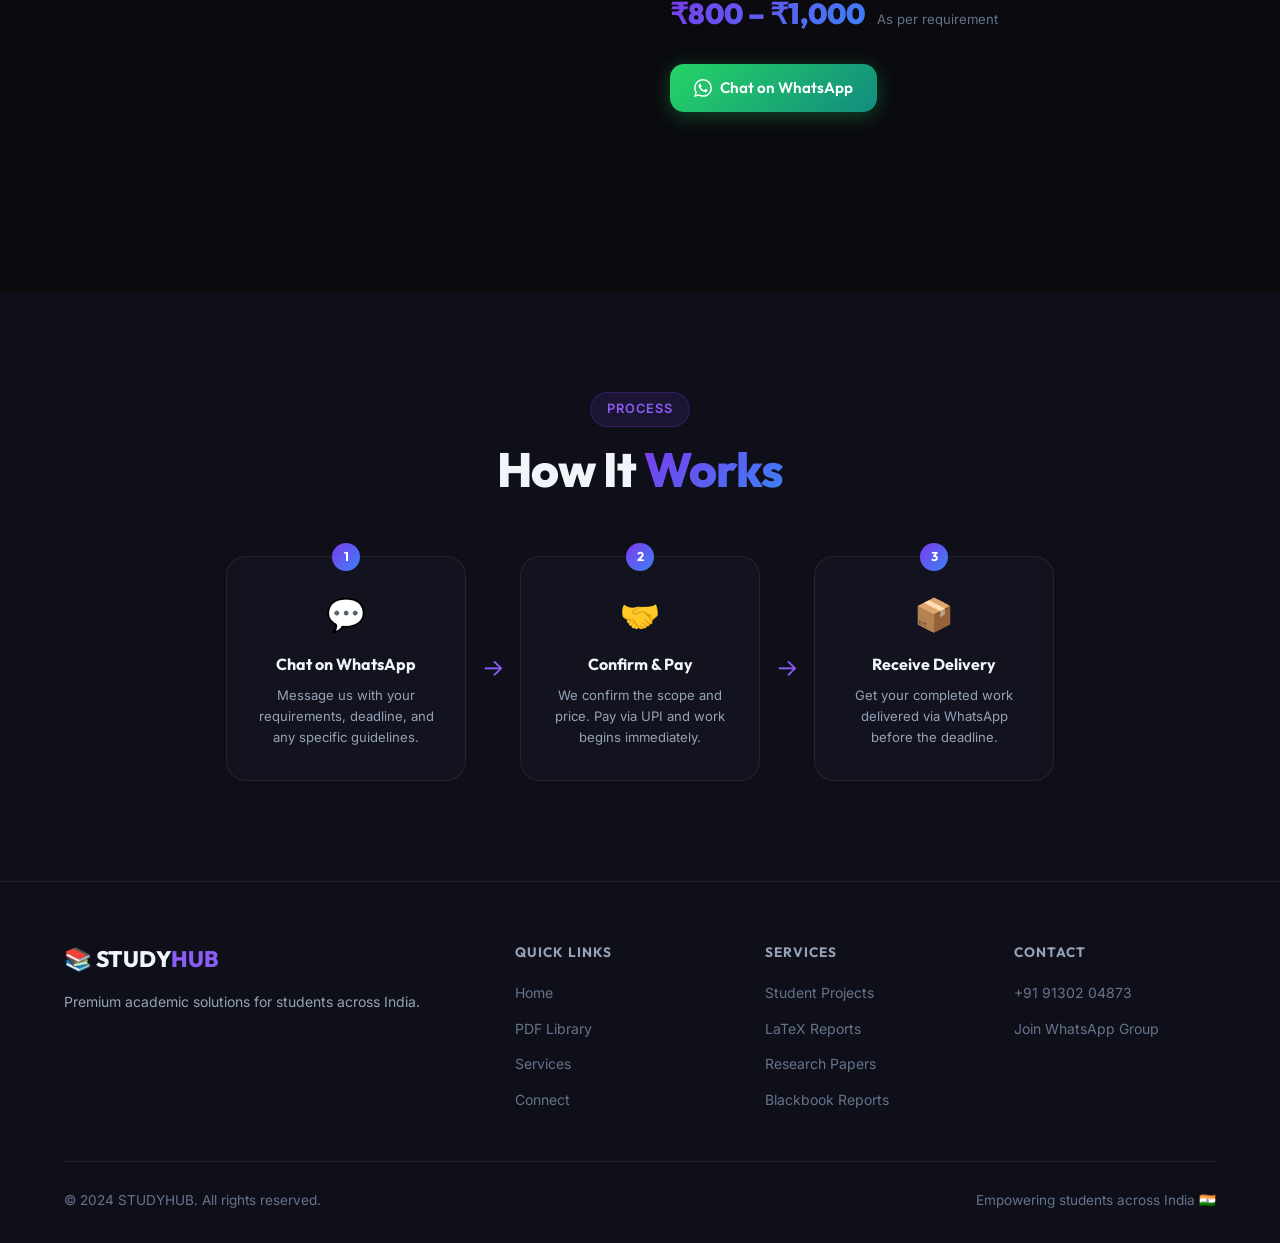
<file: services.html>
<!DOCTYPE html>
<html lang="en">
<head>
  <meta charset="UTF-8" />
  <meta name="viewport" content="width=device-width, initial-scale=1.0" />
  <title>Services — STUDYHUB</title>
  <meta name="description" content="Academic services: student projects, LaTeX reports, research papers, blackbook reports. Professional quality at affordable prices." />
  <link rel="preconnect" href="https://fonts.googleapis.com" />
  <link href="https://fonts.googleapis.com/css2?family=Outfit:wght@300;400;500;600;700;800;900&family=Inter:wght@300;400;500;600&display=swap" rel="stylesheet" />
  <link rel="stylesheet" href="css/style.css" />
  <link rel="stylesheet" href="css/services.css" />
</head>
<body>
  <nav class="navbar scrolled" id="navbar">
    <div class="nav-container">
      <a href="index.html" class="nav-logo"><span class="logo-icon">📚</span>STUDY<span class="logo-accent">HUB</span></a>
      <ul class="nav-links" id="nav-links">
        <li><a href="index.html" class="nav-link">Home</a></li>
        <li><a href="library.html" class="nav-link">PDF Library</a></li>
        <li><a href="services.html" class="nav-link active">Services</a></li>
        <li><a href="connect.html" class="nav-link">Connect</a></li>
      </ul>
      <a href="https://wa.me/919130204873?text=Hi%20STUDYHUB!" target="_blank" class="btn btn-whatsapp nav-cta">
        <svg width="18" height="18" viewBox="0 0 24 24" fill="currentColor"><path d="M17.472 14.382c-.297-.149-1.758-.867-2.03-.967-.273-.099-.471-.148-.67.15-.197.297-.767.966-.94 1.164-.173.199-.347.223-.644.075-.297-.15-1.255-.463-2.39-1.475-.883-.788-1.48-1.761-1.653-2.059-.173-.297-.018-.458.13-.606.134-.133.298-.347.446-.52.149-.174.198-.298.298-.497.099-.198.05-.371-.025-.52-.075-.149-.669-1.612-.916-2.207-.242-.579-.487-.5-.669-.51-.173-.008-.371-.01-.57-.01-.198 0-.52.074-.792.372-.272.297-1.04 1.016-1.04 2.479 0 1.462 1.065 2.875 1.213 3.074.149.198 2.096 3.2 5.077 4.487.709.306 1.262.489 1.694.625.712.227 1.36.195 1.871.118.571-.085 1.758-.719 2.006-1.413.248-.694.248-1.289.173-1.413-.074-.124-.272-.198-.57-.347m-5.421 7.403h-.004a9.87 9.87 0 01-5.031-1.378l-.361-.214-3.741.982.998-3.648-.235-.374a9.86 9.86 0 01-1.51-5.26c.001-5.45 4.436-9.884 9.888-9.884 2.64 0 5.122 1.03 6.988 2.898a9.825 9.825 0 012.893 6.994c-.003 5.45-4.437 9.884-9.885 9.884m8.413-18.297A11.815 11.815 0 0012.05 0C5.495 0 .16 5.335.157 11.892c0 2.096.547 4.142 1.588 5.945L.057 24l6.305-1.654a11.882 11.882 0 005.683 1.448h.005c6.554 0 11.89-5.335 11.893-11.893a11.821 11.821 0 00-3.48-8.413z"/></svg>
        WhatsApp
      </a>
      <button class="nav-toggle" id="nav-toggle"><span></span><span></span><span></span></button>
    </div>
  </nav>

  <div class="page-header">
    <div class="container">
      <span class="section-tag">What We Offer</span>
      <h1 class="page-title">Academic <span class="gradient-text">Services</span></h1>
      <p class="page-subtitle">Professional academic help with guaranteed quality and fast delivery. Chat on WhatsApp to get started.</p>
    </div>
  </div>

  <section class="services-full-section">
    <div class="container">

      <div class="service-full-card" id="svc-projects">
        <div class="sfc-left">
          <div class="sfc-icon">🎓</div>
          <div class="sfc-meta">
            <span class="sfc-tag">Most Comprehensive</span>
            <h2>Student Projects</h2>
            <p class="sfc-desc">Get a complete academic project built from scratch — including source code, documentation, report, presentation, and any other requirements. We handle all engineering branches, MBA, BCA, MCA and more.</p>
            <ul class="sfc-features">
              <li>✅ Full source code with comments</li>
              <li>✅ Complete project documentation</li>
              <li>✅ PPT presentation included</li>
              <li>✅ Demo video on request</li>
              <li>✅ Modifications support</li>
            </ul>
            <div class="sfc-price-row">
              <div class="sfc-price">₹9,000 – ₹18,000</div>
              <span class="sfc-note">Price varies by complexity</span>
            </div>
            <a href="https://wa.me/919130204873?text=Hi%20STUDYHUB!%20I%20need%20a%20Student%20Project.%20Please%20share%20details." target="_blank" class="btn btn-whatsapp" id="wa-project-btn">
              <svg width="18" height="18" viewBox="0 0 24 24" fill="currentColor"><path d="M17.472 14.382c-.297-.149-1.758-.867-2.03-.967-.273-.099-.471-.148-.67.15-.197.297-.767.966-.94 1.164-.173.199-.347.223-.644.075-.297-.15-1.255-.463-2.39-1.475-.883-.788-1.48-1.761-1.653-2.059-.173-.297-.018-.458.13-.606.134-.133.298-.347.446-.52.149-.174.198-.298.298-.497.099-.198.05-.371-.025-.52-.075-.149-.669-1.612-.916-2.207-.242-.579-.487-.5-.669-.51-.173-.008-.371-.01-.57-.01-.198 0-.52.074-.792.372-.272.297-1.04 1.016-1.04 2.479 0 1.462 1.065 2.875 1.213 3.074.149.198 2.096 3.2 5.077 4.487.709.306 1.262.489 1.694.625.712.227 1.36.195 1.871.118.571-.085 1.758-.719 2.006-1.413.248-.694.248-1.289.173-1.413-.074-.124-.272-.198-.57-.347m-5.421 7.403h-.004a9.87 9.87 0 01-5.031-1.378l-.361-.214-3.741.982.998-3.648-.235-.374a9.86 9.86 0 01-1.51-5.26c.001-5.45 4.436-9.884 9.888-9.884 2.64 0 5.122 1.03 6.988 2.898a9.825 9.825 0 012.893 6.994c-.003 5.45-4.437 9.884-9.885 9.884m8.413-18.297A11.815 11.815 0 0012.05 0C5.495 0 .16 5.335.157 11.892c0 2.096.547 4.142 1.588 5.945L.057 24l6.305-1.654a11.882 11.882 0 005.683 1.448h.005c6.554 0 11.89-5.335 11.893-11.893a11.821 11.821 0 00-3.48-8.413z"/></svg>
              Chat on WhatsApp
            </a>
          </div>
        </div>
        <div class="sfc-right">
          <div class="sfc-visual project-visual">
            <div class="vis-code">
              <div class="vis-dot r"></div><div class="vis-dot y"></div><div class="vis-dot g"></div>
              <div class="vis-lines">
                <div class="vis-line w80"></div>
                <div class="vis-line w60 purple"></div>
                <div class="vis-line w90"></div>
                <div class="vis-line w50 blue"></div>
                <div class="vis-line w70"></div>
                <div class="vis-line w40 purple"></div>
                <div class="vis-line w80"></div>
              </div>
            </div>
          </div>
        </div>
      </div>

      <div class="service-full-card reverse" id="svc-latex">
        <div class="sfc-left">
          <div class="sfc-icon">📄</div>
          <div class="sfc-meta">
            <span class="sfc-tag popular-tag">⭐ Most Popular</span>
            <h2>LaTeX Project Reports</h2>
            <p class="sfc-desc">Professional LaTeX-formatted reports for your academic projects. Properly structured with table of contents, citations, figures, equations, and bibliography.</p>
            <ul class="sfc-features">
              <li>✅ IEEE / Springer / Custom format</li>
              <li>✅ Proper citations & references</li>
              <li>✅ Figures, tables, equations</li>
              <li>✅ Delivered as .tex + PDF</li>
            </ul>
            <div class="sfc-price-row">
              <div class="sfc-price">₹400 – ₹1,000</div>
              <span class="sfc-note">Based on page count</span>
            </div>
            <a href="https://wa.me/919130204873?text=Hi%20STUDYHUB!%20I%20need%20a%20LaTeX%20Project%20Report." target="_blank" class="btn btn-whatsapp" id="wa-latex-btn">
              <svg width="18" height="18" viewBox="0 0 24 24" fill="currentColor"><path d="M17.472 14.382c-.297-.149-1.758-.867-2.03-.967-.273-.099-.471-.148-.67.15-.197.297-.767.966-.94 1.164-.173.199-.347.223-.644.075-.297-.15-1.255-.463-2.39-1.475-.883-.788-1.48-1.761-1.653-2.059-.173-.297-.018-.458.13-.606.134-.133.298-.347.446-.52.149-.174.198-.298.298-.497.099-.198.05-.371-.025-.52-.075-.149-.669-1.612-.916-2.207-.242-.579-.487-.5-.669-.51-.173-.008-.371-.01-.57-.01-.198 0-.52.074-.792.372-.272.297-1.04 1.016-1.04 2.479 0 1.462 1.065 2.875 1.213 3.074.149.198 2.096 3.2 5.077 4.487.709.306 1.262.489 1.694.625.712.227 1.36.195 1.871.118.571-.085 1.758-.719 2.006-1.413.248-.694.248-1.289.173-1.413-.074-.124-.272-.198-.57-.347m-5.421 7.403h-.004a9.87 9.87 0 01-5.031-1.378l-.361-.214-3.741.982.998-3.648-.235-.374a9.86 9.86 0 01-1.51-5.26c.001-5.45 4.436-9.884 9.888-9.884 2.64 0 5.122 1.03 6.988 2.898a9.825 9.825 0 012.893 6.994c-.003 5.45-4.437 9.884-9.885 9.884m8.413-18.297A11.815 11.815 0 0012.05 0C5.495 0 .16 5.335.157 11.892c0 2.096.547 4.142 1.588 5.945L.057 24l6.305-1.654a11.882 11.882 0 005.683 1.448h.005c6.554 0 11.89-5.335 11.893-11.893a11.821 11.821 0 00-3.48-8.413z"/></svg>
              Chat on WhatsApp
            </a>
          </div>
        </div>
        <div class="sfc-right">
          <div class="sfc-visual latex-visual">
            <div class="latex-doc">
              <div class="ldoc-title"></div>
              <div class="ldoc-auth"></div>
              <div class="ldoc-line full"></div>
              <div class="ldoc-line w75"></div>
              <div class="ldoc-line full"></div>
              <div class="ldoc-section"></div>
              <div class="ldoc-line full"></div>
              <div class="ldoc-line w85"></div>
              <div class="ldoc-line w60"></div>
            </div>
          </div>
        </div>
      </div>

      <div class="service-full-card" id="svc-research">
        <div class="sfc-left">
          <div class="sfc-icon">🔬</div>
          <div class="sfc-meta">
            <span class="sfc-tag">Fast Delivery</span>
            <h2>Research Papers</h2>
            <p class="sfc-desc">Original or formatted research papers with proper abstract, introduction, methodology, results, discussion, and references. Ready for college submission or journal formatting.</p>
            <ul class="sfc-features">
              <li>✅ Original content</li>
              <li>✅ Proper research structure</li>
              <li>✅ Citations in APA / IEEE / MLA</li>
              <li>✅ Plagiarism-checked</li>
            </ul>
            <div class="sfc-price-row">
              <div class="sfc-price">₹200 – ₹500</div>
              <span class="sfc-note">Per paper</span>
            </div>
            <a href="https://wa.me/919130204873?text=Hi%20STUDYHUB!%20I%20need%20a%20Research%20Paper." target="_blank" class="btn btn-whatsapp" id="wa-research-btn">
              <svg width="18" height="18" viewBox="0 0 24 24" fill="currentColor"><path d="M17.472 14.382c-.297-.149-1.758-.867-2.03-.967-.273-.099-.471-.148-.67.15-.197.297-.767.966-.94 1.164-.173.199-.347.223-.644.075-.297-.15-1.255-.463-2.39-1.475-.883-.788-1.48-1.761-1.653-2.059-.173-.297-.018-.458.13-.606.134-.133.298-.347.446-.52.149-.174.198-.298.298-.497.099-.198.05-.371-.025-.52-.075-.149-.669-1.612-.916-2.207-.242-.579-.487-.5-.669-.51-.173-.008-.371-.01-.57-.01-.198 0-.52.074-.792.372-.272.297-1.04 1.016-1.04 2.479 0 1.462 1.065 2.875 1.213 3.074.149.198 2.096 3.2 5.077 4.487.709.306 1.262.489 1.694.625.712.227 1.36.195 1.871.118.571-.085 1.758-.719 2.006-1.413.248-.694.248-1.289.173-1.413-.074-.124-.272-.198-.57-.347m-5.421 7.403h-.004a9.87 9.87 0 01-5.031-1.378l-.361-.214-3.741.982.998-3.648-.235-.374a9.86 9.86 0 01-1.51-5.26c.001-5.45 4.436-9.884 9.888-9.884 2.64 0 5.122 1.03 6.988 2.898a9.825 9.825 0 012.893 6.994c-.003 5.45-4.437 9.884-9.885 9.884m8.413-18.297A11.815 11.815 0 0012.05 0C5.495 0 .16 5.335.157 11.892c0 2.096.547 4.142 1.588 5.945L.057 24l6.305-1.654a11.882 11.882 0 005.683 1.448h.005c6.554 0 11.89-5.335 11.893-11.893a11.821 11.821 0 00-3.48-8.413z"/></svg>
              Chat on WhatsApp
            </a>
          </div>
        </div>
        <div class="sfc-right">
          <div class="sfc-visual research-visual">
            <div class="rv-icon">🔬</div>
            <div class="rv-bars">
              <div class="rv-bar" style="height:60%"></div>
              <div class="rv-bar" style="height:80%"></div>
              <div class="rv-bar" style="height:45%"></div>
              <div class="rv-bar" style="height:90%"></div>
              <div class="rv-bar" style="height:65%"></div>
            </div>
          </div>
        </div>
      </div>

      <div class="service-full-card reverse" id="svc-blackbook">
        <div class="sfc-left">
          <div class="sfc-icon">📚</div>
          <div class="sfc-meta">
            <span class="sfc-tag">Final Year Special</span>
            <h2>Final Blackbook Report</h2>
            <p class="sfc-desc">Comprehensive final-year blackbook reports in softcopy format, tailored to your college's exact requirements. Covers all sections including abstract, chapters, methodology, and conclusion.</p>
            <ul class="sfc-features">
              <li>✅ College-specific formatting</li>
              <li>✅ All chapters included</li>
              <li>✅ Softcopy (Word + PDF)</li>
              <li>✅ As per requirement</li>
            </ul>
            <div class="sfc-price-row">
              <div class="sfc-price">₹800 – ₹1,000</div>
              <span class="sfc-note">As per requirement</span>
            </div>
            <a href="https://wa.me/919130204873?text=Hi%20STUDYHUB!%20I%20need%20a%20Final%20Blackbook%20Report." target="_blank" class="btn btn-whatsapp" id="wa-blackbook-btn">
              <svg width="18" height="18" viewBox="0 0 24 24" fill="currentColor"><path d="M17.472 14.382c-.297-.149-1.758-.867-2.03-.967-.273-.099-.471-.148-.67.15-.197.297-.767.966-.94 1.164-.173.199-.347.223-.644.075-.297-.15-1.255-.463-2.39-1.475-.883-.788-1.48-1.761-1.653-2.059-.173-.297-.018-.458.13-.606.134-.133.298-.347.446-.52.149-.174.198-.298.298-.497.099-.198.05-.371-.025-.52-.075-.149-.669-1.612-.916-2.207-.242-.579-.487-.5-.669-.51-.173-.008-.371-.01-.57-.01-.198 0-.52.074-.792.372-.272.297-1.04 1.016-1.04 2.479 0 1.462 1.065 2.875 1.213 3.074.149.198 2.096 3.2 5.077 4.487.709.306 1.262.489 1.694.625.712.227 1.36.195 1.871.118.571-.085 1.758-.719 2.006-1.413.248-.694.248-1.289.173-1.413-.074-.124-.272-.198-.57-.347m-5.421 7.403h-.004a9.87 9.87 0 01-5.031-1.378l-.361-.214-3.741.982.998-3.648-.235-.374a9.86 9.86 0 01-1.51-5.26c.001-5.45 4.436-9.884 9.888-9.884 2.64 0 5.122 1.03 6.988 2.898a9.825 9.825 0 012.893 6.994c-.003 5.45-4.437 9.884-9.885 9.884m8.413-18.297A11.815 11.815 0 0012.05 0C5.495 0 .16 5.335.157 11.892c0 2.096.547 4.142 1.588 5.945L.057 24l6.305-1.654a11.882 11.882 0 005.683 1.448h.005c6.554 0 11.89-5.335 11.893-11.893a11.821 11.821 0 00-3.48-8.413z"/></svg>
              Chat on WhatsApp
            </a>
          </div>
        </div>
        <div class="sfc-right">
          <div class="sfc-visual blackbook-visual">
            <div class="bb-book">📕</div>
            <div class="bb-shine"></div>
          </div>
        </div>
      </div>

    </div>
  </section>

  <!-- HOW IT WORKS -->
  <section class="section how-section">
    <div class="container">
      <div class="section-header">
        <span class="section-tag">Process</span>
        <h2 class="section-title">How It <span class="gradient-text">Works</span></h2>
      </div>
      <div class="steps-row">
        <div class="how-step"><div class="how-num">1</div><div class="how-icon">💬</div><h3>Chat on WhatsApp</h3><p>Message us with your requirements, deadline, and any specific guidelines.</p></div>
        <div class="how-arrow">→</div>
        <div class="how-step"><div class="how-num">2</div><div class="how-icon">🤝</div><h3>Confirm & Pay</h3><p>We confirm the scope and price. Pay via UPI and work begins immediately.</p></div>
        <div class="how-arrow">→</div>
        <div class="how-step"><div class="how-num">3</div><div class="how-icon">📦</div><h3>Receive Delivery</h3><p>Get your completed work delivered via WhatsApp before the deadline.</p></div>
      </div>
    </div>
  </section>

  <footer class="footer">
    <div class="container">
      <div class="footer-top">
        <div class="footer-brand">
          <div class="footer-logo">📚 STUDY<span class="logo-accent">HUB</span></div>
          <p>Premium academic solutions for students across India.</p>
        </div>
        <div class="footer-links-group"><h4>Quick Links</h4><ul><li><a href="index.html">Home</a></li><li><a href="library.html">PDF Library</a></li><li><a href="services.html">Services</a></li><li><a href="connect.html">Connect</a></li></ul></div>
        <div class="footer-links-group"><h4>Services</h4><ul><li><a href="#svc-projects">Student Projects</a></li><li><a href="#svc-latex">LaTeX Reports</a></li><li><a href="#svc-research">Research Papers</a></li><li><a href="#svc-blackbook">Blackbook Reports</a></li></ul></div>
        <div class="footer-links-group"><h4>Contact</h4><ul><li><a href="https://wa.me/919130204873" target="_blank">+91 91302 04873</a></li><li><a href="connect.html">Join WhatsApp Group</a></li></ul></div>
      </div>
      <div class="footer-bottom"><p>© 2024 STUDYHUB. All rights reserved.</p><p class="footer-sub">Empowering students across India 🇮🇳</p></div>
    </div>
  </footer>

  <a href="https://wa.me/919130204873?text=Hi%20STUDYHUB!" target="_blank" class="float-wa" id="float-wa-btn">
    <svg width="28" height="28" viewBox="0 0 24 24" fill="currentColor"><path d="M17.472 14.382c-.297-.149-1.758-.867-2.03-.967-.273-.099-.471-.148-.67.15-.197.297-.767.966-.94 1.164-.173.199-.347.223-.644.075-.297-.15-1.255-.463-2.39-1.475-.883-.788-1.48-1.761-1.653-2.059-.173-.297-.018-.458.13-.606.134-.133.298-.347.446-.52.149-.174.198-.298.298-.497.099-.198.05-.371-.025-.52-.075-.149-.669-1.612-.916-2.207-.242-.579-.487-.5-.669-.51-.173-.008-.371-.01-.57-.01-.198 0-.52.074-.792.372-.272.297-1.04 1.016-1.04 2.479 0 1.462 1.065 2.875 1.213 3.074.149.198 2.096 3.2 5.077 4.487.709.306 1.262.489 1.694.625.712.227 1.36.195 1.871.118.571-.085 1.758-.719 2.006-1.413.248-.694.248-1.289.173-1.413-.074-.124-.272-.198-.57-.347m-5.421 7.403h-.004a9.87 9.87 0 01-5.031-1.378l-.361-.214-3.741.982.998-3.648-.235-.374a9.86 9.86 0 01-1.51-5.26c.001-5.45 4.436-9.884 9.888-9.884 2.64 0 5.122 1.03 6.988 2.898a9.825 9.825 0 012.893 6.994c-.003 5.45-4.437 9.884-9.885 9.884m8.413-18.297A11.815 11.815 0 0012.05 0C5.495 0 .16 5.335.157 11.892c0 2.096.547 4.142 1.588 5.945L.057 24l6.305-1.654a11.882 11.882 0 005.683 1.448h.005c6.554 0 11.89-5.335 11.893-11.893a11.821 11.821 0 00-3.48-8.413z"/></svg>
  </a>
  <script src="js/app.js"></script>
</body>
</html>
</file>
<file: css/style.css>
/* ===========================
   STUDYHUB — Global Styles
   =========================== */

:root {
  --bg-primary: #0a0a0f;
  --bg-secondary: #0f0f1a;
  --bg-card: #13131f;
  --bg-card-hover: #1a1a2e;
  --accent-purple: #7c3aed;
  --accent-violet: #8b5cf6;
  --accent-blue: #3b82f6;
  --accent-cyan: #06b6d4;
  --accent-green: #10b981;
  --accent-wa: #25d366;
  --accent-wa-dark: #128c7e;
  --text-primary: #f1f5f9;
  --text-secondary: #94a3b8;
  --text-muted: #64748b;
  --border: rgba(255,255,255,0.07);
  --border-hover: rgba(139,92,246,0.4);
  --glass: rgba(255,255,255,0.04);
  --glass-border: rgba(255,255,255,0.08);
  --gradient-main: linear-gradient(135deg, #7c3aed, #3b82f6);
  --gradient-wa: linear-gradient(135deg, #25d366, #128c7e);
  --shadow-card: 0 8px 32px rgba(0,0,0,0.4);
  --shadow-glow: 0 0 40px rgba(124,58,237,0.2);
  --radius-sm: 8px;
  --radius-md: 14px;
  --radius-lg: 20px;
  --radius-xl: 28px;
  --font-display: 'Outfit', sans-serif;
  --font-body: 'Inter', sans-serif;
  --nav-h: 72px;
  --transition: all 0.3s cubic-bezier(0.4, 0, 0.2, 1);
}

*, *::before, *::after { box-sizing: border-box; margin: 0; padding: 0; }

html { scroll-behavior: smooth; }

body {
  font-family: var(--font-body);
  background: var(--bg-primary);
  color: var(--text-primary);
  line-height: 1.6;
  overflow-x: hidden;
}

a { text-decoration: none; color: inherit; }
ul { list-style: none; }
img { max-width: 100%; }

.container {
  max-width: 1200px;
  margin: 0 auto;
  padding: 0 24px;
}

/* === NAVBAR === */
.navbar {
  position: fixed;
  top: 0; left: 0; right: 0;
  height: var(--nav-h);
  z-index: 1000;
  transition: var(--transition);
  border-bottom: 1px solid transparent;
}

.navbar.scrolled {
  background: rgba(10,10,15,0.92);
  backdrop-filter: blur(20px);
  -webkit-backdrop-filter: blur(20px);
  border-bottom-color: var(--border);
}

.nav-container {
  max-width: 1200px;
  margin: 0 auto;
  padding: 0 24px;
  height: 100%;
  display: flex;
  align-items: center;
  gap: 40px;
}

.nav-logo {
  font-family: var(--font-display);
  font-size: 1.5rem;
  font-weight: 800;
  letter-spacing: -0.5px;
  display: flex;
  align-items: center;
  gap: 8px;
  white-space: nowrap;
}

.logo-icon { font-size: 1.3rem; }
.logo-accent { color: var(--accent-violet); }

.nav-links {
  display: flex;
  gap: 4px;
  flex: 1;
}

.nav-link {
  padding: 8px 16px;
  border-radius: var(--radius-sm);
  font-size: 0.9rem;
  font-weight: 500;
  color: var(--text-secondary);
  transition: var(--transition);
  position: relative;
}

.nav-link:hover, .nav-link.active {
  color: var(--text-primary);
  background: var(--glass);
}

.nav-link.active::after {
  content: '';
  position: absolute;
  bottom: 0; left: 50%;
  transform: translateX(-50%);
  width: 4px; height: 4px;
  background: var(--accent-violet);
  border-radius: 50%;
}

.nav-cta {
  margin-left: auto;
  white-space: nowrap;
  flex-shrink: 0;
}

.nav-toggle {
  display: none;
  flex-direction: column;
  gap: 5px;
  background: none;
  border: none;
  cursor: pointer;
  padding: 4px;
  margin-left: auto;
}

.nav-toggle span {
  display: block;
  width: 24px; height: 2px;
  background: var(--text-primary);
  border-radius: 2px;
  transition: var(--transition);
}

/* === BUTTONS === */
.btn {
  display: inline-flex;
  align-items: center;
  gap: 8px;
  padding: 12px 24px;
  border-radius: var(--radius-md);
  font-family: var(--font-display);
  font-size: 0.95rem;
  font-weight: 600;
  cursor: pointer;
  border: none;
  transition: var(--transition);
  white-space: nowrap;
}

.btn-primary {
  background: var(--gradient-main);
  color: #fff;
  box-shadow: 0 4px 20px rgba(124,58,237,0.35);
}

.btn-primary:hover {
  transform: translateY(-2px);
  box-shadow: 0 8px 30px rgba(124,58,237,0.5);
}

.btn-outline {
  background: transparent;
  color: var(--text-primary);
  border: 1.5px solid var(--border-hover);
}

.btn-outline:hover {
  background: rgba(139,92,246,0.1);
  border-color: var(--accent-violet);
  transform: translateY(-2px);
}

.btn-whatsapp {
  background: var(--gradient-wa);
  color: #fff;
  box-shadow: 0 4px 20px rgba(37,211,102,0.3);
}

.btn-whatsapp:hover {
  transform: translateY(-2px);
  box-shadow: 0 8px 30px rgba(37,211,102,0.45);
}

.btn-outline-wa {
  background: transparent;
  color: var(--accent-wa);
  border: 1.5px solid var(--accent-wa);
}

.btn-outline-wa:hover {
  background: rgba(37,211,102,0.1);
  transform: translateY(-2px);
}

.btn-lg {
  padding: 16px 32px;
  font-size: 1.05rem;
  border-radius: var(--radius-lg);
}

/* === HERO === */
.hero {
  min-height: 100vh;
  display: flex;
  align-items: center;
  justify-content: center;
  text-align: center;
  padding: calc(var(--nav-h) + 60px) 24px 120px;
  position: relative;
  overflow: hidden;
}

.hero-bg-grid {
  position: absolute;
  inset: 0;
  background-image:
    linear-gradient(rgba(139,92,246,0.06) 1px, transparent 1px),
    linear-gradient(90deg, rgba(139,92,246,0.06) 1px, transparent 1px);
  background-size: 60px 60px;
  pointer-events: none;
}

.floating-orb {
  position: absolute;
  border-radius: 50%;
  filter: blur(80px);
  opacity: 0.15;
  pointer-events: none;
  animation: float 8s ease-in-out infinite;
}

.orb-1 {
  width: 600px; height: 600px;
  background: var(--accent-purple);
  top: -200px; left: -200px;
  animation-delay: 0s;
}

.orb-2 {
  width: 400px; height: 400px;
  background: var(--accent-blue);
  top: 50%; right: -150px;
  transform: translateY(-50%);
  animation-delay: 3s;
}

.orb-3 {
  width: 300px; height: 300px;
  background: var(--accent-cyan);
  bottom: -100px; left: 40%;
  animation-delay: 5s;
}

@keyframes float {
  0%, 100% { transform: translateY(0) scale(1); }
  50% { transform: translateY(-30px) scale(1.05); }
}

.hero-content {
  position: relative;
  z-index: 2;
  max-width: 820px;
  width: 100%;
}

.hero-badge {
  display: inline-block;
  padding: 8px 20px;
  background: rgba(124,58,237,0.15);
  border: 1px solid rgba(124,58,237,0.3);
  border-radius: 999px;
  font-size: 0.85rem;
  font-weight: 500;
  color: var(--accent-violet);
  margin-bottom: 24px;
  letter-spacing: 0.5px;
}

.hero-title {
  font-family: var(--font-display);
  font-size: clamp(2.8rem, 6vw, 5rem);
  font-weight: 900;
  line-height: 1.05;
  letter-spacing: -2px;
  margin-bottom: 24px;
}

.gradient-text {
  background: var(--gradient-main);
  -webkit-background-clip: text;
  -webkit-text-fill-color: transparent;
  background-clip: text;
}

.hero-subtitle {
  font-size: clamp(1rem, 2vw, 1.15rem);
  color: var(--text-secondary);
  line-height: 1.7;
  margin-bottom: 40px;
  max-width: 600px;
  margin-left: auto;
  margin-right: auto;
}

.hero-cta {
  display: flex;
  gap: 16px;
  justify-content: center;
  flex-wrap: wrap;
  margin-bottom: 64px;
}

.hero-stats {
  display: flex;
  gap: 40px;
  justify-content: center;
  align-items: center;
  flex-wrap: wrap;
  margin-top: 20px;
}

.stat-icon {
  font-size: 1.5rem;
  margin-bottom: 8px;
  opacity: 0.8;
}

.stat { text-align: center; }

.stat-num {
  display: block;
  font-family: var(--font-display);
  font-size: 2rem;
  font-weight: 800;
  background: var(--gradient-main);
  -webkit-background-clip: text;
  -webkit-text-fill-color: transparent;
  background-clip: text;
}

.stat-label {
  font-size: 0.8rem;
  color: var(--text-muted);
  text-transform: uppercase;
  letter-spacing: 0.5px;
}

.stat-divider {
  width: 1px;
  height: 40px;
  background: var(--border);
}

.hero-scroll-indicator {
  position: absolute;
  bottom: 32px;
  left: 50%;
  transform: translateX(-50%);
  display: flex;
  flex-direction: column;
  align-items: center;
  gap: 8px;
  color: var(--text-muted);
  font-size: 0.75rem;
  letter-spacing: 1px;
  text-transform: uppercase;
}

.scroll-line {
  width: 1px;
  height: 40px;
  background: linear-gradient(to bottom, var(--accent-violet), transparent);
  animation: scrollPulse 2s ease-in-out infinite;
}

@keyframes scrollPulse {
  0%, 100% { opacity: 0.3; }
  50% { opacity: 1; }
}

/* === SECTIONS === */
.section {
  padding: 100px 0;
}

.section-header {
  text-align: center;
  margin-bottom: 60px;
}

.section-tag {
  display: inline-block;
  padding: 6px 16px;
  background: rgba(124,58,237,0.12);
  border: 1px solid rgba(124,58,237,0.25);
  border-radius: 999px;
  font-size: 0.8rem;
  font-weight: 600;
  color: var(--accent-violet);
  text-transform: uppercase;
  letter-spacing: 1px;
  margin-bottom: 16px;
}

.section-title {
  font-family: var(--font-display);
  font-size: clamp(2rem, 4vw, 3rem);
  font-weight: 800;
  letter-spacing: -1px;
  line-height: 1.1;
  margin-bottom: 16px;
}

.section-subtitle {
  font-size: 1.05rem;
  color: var(--text-secondary);
  max-width: 560px;
  margin: 0 auto;
  line-height: 1.7;
}

.section-footer {
  text-align: center;
  margin-top: 48px;
}

/* === SERVICES GRID === */
.services-preview {
  background: var(--bg-secondary);
}

.services-grid {
  display: grid;
  grid-template-columns: repeat(auto-fit, minmax(260px, 1fr));
  gap: 24px;
}

.service-card {
  background: var(--bg-card);
  border: 1px solid var(--border);
  border-radius: var(--radius-xl);
  padding: 32px 28px;
  transition: var(--transition);
  position: relative;
  overflow: hidden;
}

.service-card::before {
  content: '';
  position: absolute;
  inset: 0;
  background: linear-gradient(135deg, rgba(124,58,237,0.05), transparent);
  opacity: 0;
  transition: var(--transition);
}

.service-card:hover {
  border-color: var(--border-hover);
  transform: translateY(-6px);
  box-shadow: var(--shadow-glow), var(--shadow-card);
}

.service-card:hover::before { opacity: 1; }

.service-card.featured {
  border-color: rgba(139,92,246,0.3);
  background: linear-gradient(135deg, rgba(124,58,237,0.08), var(--bg-card));
}

.service-badge {
  position: absolute;
  top: 20px; right: 20px;
  background: var(--gradient-main);
  color: #fff;
  font-size: 0.7rem;
  font-weight: 700;
  padding: 4px 12px;
  border-radius: 999px;
  letter-spacing: 0.5px;
  text-transform: uppercase;
}

.service-icon {
  font-size: 2.5rem;
  margin-bottom: 20px;
  display: block;
}

.service-card h3 {
  font-family: var(--font-display);
  font-size: 1.2rem;
  font-weight: 700;
  margin-bottom: 12px;
}

.service-card p {
  font-size: 0.9rem;
  color: var(--text-secondary);
  line-height: 1.6;
  margin-bottom: 20px;
}

.service-price {
  font-family: var(--font-display);
  font-size: 1.3rem;
  font-weight: 800;
  background: var(--gradient-main);
  -webkit-background-clip: text;
  -webkit-text-fill-color: transparent;
  background-clip: text;
  margin-bottom: 20px;
}

.service-cta {
  display: inline-flex;
  align-items: center;
  gap: 6px;
  color: var(--accent-wa);
  font-size: 0.9rem;
  font-weight: 600;
  transition: var(--transition);
}

.service-cta:hover {
  gap: 10px;
  color: #4ade80;
}

/* === LIBRARY PREVIEW === */
.library-preview { background: var(--bg-primary); }

.library-preview-cards {
  display: flex;
  gap: 20px;
  flex-wrap: wrap;
  justify-content: center;
}

.lib-card {
  background: var(--bg-card);
  border: 1px solid var(--border);
  border-radius: var(--radius-lg);
  padding: 24px;
  display: flex;
  align-items: center;
  gap: 16px;
  min-width: 280px;
  flex: 1;
  max-width: 380px;
  transition: var(--transition);
  position: relative;
  overflow: hidden;
}

.lib-card:hover {
  border-color: var(--border-hover);
  transform: translateY(-4px);
  box-shadow: var(--shadow-card);
}

.lib-card-badge {
  position: absolute;
  top: 12px; right: 12px;
  font-size: 0.65rem;
  font-weight: 700;
  padding: 3px 10px;
  border-radius: 999px;
  letter-spacing: 1px;
  text-transform: uppercase;
}

.free-badge {
  background: rgba(16,185,129,0.15);
  color: var(--accent-green);
  border: 1px solid rgba(16,185,129,0.3);
}

.paid-badge {
  background: rgba(124,58,237,0.15);
  color: var(--accent-violet);
  border: 1px solid rgba(124,58,237,0.3);
}

.lib-card-icon { font-size: 2rem; flex-shrink: 0; }

.lib-card-info { flex: 1; }
.lib-card-info h4 {
  font-family: var(--font-display);
  font-weight: 700;
  font-size: 0.95rem;
  margin-bottom: 4px;
}
.lib-card-info p { font-size: 0.8rem; color: var(--text-muted); }

.lib-card-btn {
  color: var(--accent-violet);
  font-size: 0.85rem;
  font-weight: 600;
  flex-shrink: 0;
  transition: var(--transition);
}

.lib-card-btn:hover { color: var(--accent-cyan); gap: 6px; }

/* === WHATSAPP SECTION === */
.whatsapp-section { background: var(--bg-secondary); }

.wa-join-box {
  max-width: 700px;
  margin: 0 auto;
  text-align: center;
  background: var(--bg-card);
  border: 1px solid rgba(37,211,102,0.2);
  border-radius: var(--radius-xl);
  padding: 64px 48px;
  position: relative;
  overflow: hidden;
}

.wa-join-box::before {
  content: '';
  position: absolute;
  inset: 0;
  background: radial-gradient(ellipse at center, rgba(37,211,102,0.06), transparent 70%);
  pointer-events: none;
}

.wa-icon-big {
  font-size: 4rem;
  margin-bottom: 24px;
  display: block;
  animation: pulse-wa 2s ease-in-out infinite;
}

@keyframes pulse-wa {
  0%, 100% { transform: scale(1); }
  50% { transform: scale(1.1); }
}

.wa-join-box h2 {
  font-family: var(--font-display);
  font-size: 2rem;
  font-weight: 800;
  margin-bottom: 16px;
}

.wa-join-box p {
  color: var(--text-secondary);
  margin-bottom: 36px;
  line-height: 1.7;
}

.wa-buttons {
  display: flex;
  gap: 16px;
  justify-content: center;
  flex-wrap: wrap;
}

/* === FOOTER === */
.footer {
  background: var(--bg-secondary);
  border-top: 1px solid var(--border);
  padding: 60px 0 32px;
}

.footer-top {
  display: grid;
  grid-template-columns: 2fr 1fr 1fr 1fr;
  gap: 48px;
  margin-bottom: 48px;
}

.footer-logo {
  font-family: var(--font-display);
  font-size: 1.4rem;
  font-weight: 800;
  margin-bottom: 12px;
}

.footer-brand p {
  font-size: 0.875rem;
  color: var(--text-secondary);
  line-height: 1.7;
  margin-bottom: 20px;
}

.footer-social { display: flex; gap: 12px; }

.social-btn {
  width: 40px; height: 40px;
  border-radius: var(--radius-sm);
  display: flex; align-items: center; justify-content: center;
  transition: var(--transition);
}

.social-btn.wa {
  background: rgba(37,211,102,0.12);
  color: var(--accent-wa);
  border: 1px solid rgba(37,211,102,0.2);
}

.social-btn.wa:hover {
  background: var(--accent-wa);
  color: #fff;
  transform: translateY(-2px);
}

.footer-links-group h4 {
  font-family: var(--font-display);
  font-size: 0.85rem;
  font-weight: 700;
  text-transform: uppercase;
  letter-spacing: 1px;
  color: var(--text-secondary);
  margin-bottom: 16px;
}

.footer-links-group ul { display: flex; flex-direction: column; gap: 10px; }

.footer-links-group a {
  font-size: 0.875rem;
  color: var(--text-muted);
  transition: var(--transition);
}

.footer-links-group a:hover { color: var(--text-primary); }

.footer-bottom {
  border-top: 1px solid var(--border);
  padding-top: 28px;
  display: flex;
  justify-content: space-between;
  align-items: center;
  gap: 16px;
  flex-wrap: wrap;
}

.footer-bottom p { font-size: 0.85rem; color: var(--text-muted); }
.footer-sub { color: var(--text-muted); }

/* === FLOATING WA BUTTON === */
.float-wa {
  position: fixed;
  bottom: 32px;
  right: 32px;
  width: 60px; height: 60px;
  background: var(--gradient-wa);
  border-radius: 50%;
  display: flex;
  align-items: center;
  justify-content: center;
  color: #fff;
  box-shadow: 0 8px 32px rgba(37,211,102,0.4);
  z-index: 999;
  transition: var(--transition);
  animation: float-bounce 3s ease-in-out infinite;
}

.float-wa:hover {
  transform: scale(1.15) translateY(-4px);
  box-shadow: 0 12px 40px rgba(37,211,102,0.55);
}

@keyframes float-bounce {
  0%, 100% { transform: translateY(0); }
  50% { transform: translateY(-6px); }
}

/* === ANIMATIONS === */
.animate-fade-in { animation: fadeIn 0.8s ease forwards; }
.animate-slide-up { animation: slideUp 0.8s ease forwards; }

.delay-1 { animation-delay: 0.15s; opacity: 0; }
.delay-2 { animation-delay: 0.3s; opacity: 0; }
.delay-3 { animation-delay: 0.5s; opacity: 0; }

@keyframes fadeIn {
  from { opacity: 0; }
  to { opacity: 1; }
}

@keyframes slideUp {
  from { opacity: 0; transform: translateY(30px); }
  to { opacity: 1; transform: translateY(0); }
}

/* === RESPONSIVE === */
@media (max-width: 900px) {
  .footer-top { grid-template-columns: 1fr 1fr; gap: 32px; }
  .nav-links { display: none; position: fixed; top: var(--nav-h); left: 0; right: 0; background: rgba(10,10,15,0.98); backdrop-filter: blur(20px); flex-direction: column; padding: 20px 24px; gap: 4px; border-bottom: 1px solid var(--border); }
  .nav-links.open { display: flex; }
  .nav-toggle { display: flex; }
  .nav-cta { display: none; }
}

@media (max-width: 600px) {
  .hero-cta { flex-direction: column; align-items: center; }
  .hero-stats { gap: 24px; }
  .stat-divider { display: none; }
  .footer-top { grid-template-columns: 1fr; gap: 24px; }
  .wa-join-box { padding: 40px 24px; }
  .services-grid { grid-template-columns: 1fr; }
  .float-wa { bottom: 20px; right: 20px; width: 52px; height: 52px; }
}

/* === UTILITY === */
.text-center { text-align: center; }
.mb-0 { margin-bottom: 0; }
</file>
<file: css/connect.css>
/* connect.css */
.connect-hero {
  min-height: 100vh;
  display: flex;
  align-items: center;
  padding: calc(var(--nav-h) + 60px) 24px 80px;
  position: relative;
  overflow: hidden;
  background: var(--bg-primary);
  text-align: center;
}

.connect-hero-content {
  max-width: 700px;
  margin: 0 auto;
  position: relative;
  z-index: 2;
}

.wa-big-icon {
  font-size: 5rem;
  display: block;
  margin-bottom: 20px;
  animation: pulse-wa 2.5s ease-in-out infinite;
}

.page-title {
  font-family: var(--font-display);
  font-size: clamp(2rem, 5vw, 3.5rem);
  font-weight: 900;
  letter-spacing: -1.5px;
  margin-bottom: 20px;
  margin-top: 12px;
}

.page-subtitle {
  color: var(--text-secondary);
  font-size: 1.05rem;
  line-height: 1.7;
  margin-bottom: 40px;
}

.connect-cta-group {
  display: flex;
  gap: 16px;
  justify-content: center;
  flex-wrap: wrap;
  margin-bottom: 28px;
}

.connect-notice {
  display: inline-block;
  background: rgba(251,191,36,0.08);
  border: 1px solid rgba(251,191,36,0.25);
  border-radius: var(--radius-md);
  padding: 12px 20px;
  font-size: 0.82rem;
  color: #fbbf24;
  text-align: left;
  line-height: 1.5;
}

.connect-notice code {
  background: rgba(251,191,36,0.15);
  padding: 2px 6px;
  border-radius: 4px;
  font-family: monospace;
  font-size: 0.8rem;
}

/* Perks */
.perks-section { background: var(--bg-secondary); }

.perks-grid {
  display: grid;
  grid-template-columns: repeat(auto-fit, minmax(220px, 1fr));
  gap: 24px;
}

.perk-card {
  background: var(--bg-card);
  border: 1px solid var(--border);
  border-radius: var(--radius-lg);
  padding: 32px 24px;
  text-align: center;
  transition: var(--transition);
}

.perk-card:hover {
  border-color: rgba(37,211,102,0.3);
  transform: translateY(-5px);
  box-shadow: 0 8px 32px rgba(37,211,102,0.1);
}

.perk-icon { font-size: 2.5rem; margin-bottom: 16px; display: block; }

.perk-card h3 {
  font-family: var(--font-display);
  font-size: 1.05rem;
  font-weight: 700;
  margin-bottom: 10px;
}

.perk-card p {
  font-size: 0.875rem;
  color: var(--text-secondary);
  line-height: 1.6;
}

/* Direct Contact */
.direct-contact-section { background: var(--bg-primary); }

.direct-contact-box {
  max-width: 560px;
  margin: 0 auto;
  text-align: center;
  background: var(--bg-card);
  border: 1px solid rgba(37,211,102,0.2);
  border-radius: var(--radius-xl);
  padding: 60px 40px;
  position: relative;
  overflow: hidden;
}

.direct-contact-box::before {
  content: '';
  position: absolute;
  inset: 0;
  background: radial-gradient(ellipse at center, rgba(37,211,102,0.06), transparent 70%);
}

.direct-contact-box h2 {
  font-family: var(--font-display);
  font-size: 2rem;
  font-weight: 800;
  margin-bottom: 12px;
  position: relative;
}

.direct-contact-box p {
  color: var(--text-secondary);
  margin-bottom: 28px;
  position: relative;
}

.dc-number {
  display: inline-flex;
  align-items: center;
  gap: 10px;
  background: rgba(37,211,102,0.08);
  border: 1px solid rgba(37,211,102,0.2);
  border-radius: var(--radius-md);
  padding: 12px 24px;
  margin-bottom: 28px;
  position: relative;
}

.dc-number span {
  font-family: var(--font-display);
  font-size: 1.2rem;
  font-weight: 700;
  color: var(--accent-wa);
}

@media (max-width: 600px) {
  .connect-cta-group { flex-direction: column; align-items: center; }
  .direct-contact-box { padding: 40px 24px; }
}
</file>
<file: css/services.css>
/* services.css */
.page-header {
  padding: calc(var(--nav-h) + 60px) 24px 60px;
  text-align: center;
  background: var(--bg-secondary);
  border-bottom: 1px solid var(--border);
  position: relative;
  overflow: hidden;
}
.page-header::before {
  content: '';
  position: absolute;
  inset: 0;
  background: radial-gradient(ellipse at 50% 0%, rgba(124,58,237,0.12), transparent 70%);
  pointer-events: none;
}
.page-title {
  font-family: var(--font-display);
  font-size: clamp(2.2rem, 5vw, 3.5rem);
  font-weight: 900;
  letter-spacing: -1.5px;
  margin-bottom: 12px;
  position: relative;
}
.page-subtitle { color: var(--text-secondary); font-size: 1rem; position: relative; }

/* Full service cards */
.services-full-section { padding: 80px 0 100px; background: var(--bg-primary); }

.service-full-card {
  display: grid;
  grid-template-columns: 1fr 1fr;
  gap: 60px;
  align-items: center;
  margin-bottom: 80px;
  padding-bottom: 80px;
  border-bottom: 1px solid var(--border);
}
.service-full-card:last-child { border-bottom: none; margin-bottom: 0; }
.service-full-card.reverse { direction: rtl; }
.service-full-card.reverse > * { direction: ltr; }

.sfc-left { display: flex; flex-direction: column; gap: 0; }
.sfc-icon { font-size: 3rem; margin-bottom: 16px; }
.sfc-tag {
  display: inline-block;
  padding: 5px 14px;
  background: rgba(124,58,237,0.12);
  border: 1px solid rgba(124,58,237,0.25);
  border-radius: 999px;
  font-size: 0.75rem;
  font-weight: 600;
  color: var(--accent-violet);
  text-transform: uppercase;
  letter-spacing: 0.8px;
  margin-bottom: 12px;
  width: fit-content;
}
.popular-tag {
  background: rgba(251,191,36,0.12);
  border-color: rgba(251,191,36,0.3);
  color: #fbbf24;
}
.sfc-meta h2 {
  font-family: var(--font-display);
  font-size: clamp(1.6rem, 3vw, 2.2rem);
  font-weight: 800;
  letter-spacing: -0.5px;
  margin-bottom: 16px;
}
.sfc-desc { color: var(--text-secondary); line-height: 1.7; margin-bottom: 24px; }

.sfc-features { display: flex; flex-direction: column; gap: 10px; margin-bottom: 28px; }
.sfc-features li { font-size: 0.9rem; color: var(--text-secondary); }

.sfc-price-row { display: flex; align-items: baseline; gap: 12px; margin-bottom: 28px; }
.sfc-price {
  font-family: var(--font-display);
  font-size: 1.8rem;
  font-weight: 900;
  background: var(--gradient-main);
  -webkit-background-clip: text;
  -webkit-text-fill-color: transparent;
  background-clip: text;
}
.sfc-note { font-size: 0.82rem; color: var(--text-muted); }

/* Visuals */
.sfc-right { display: flex; justify-content: center; }
.sfc-visual {
  width: 100%;
  max-width: 360px;
  height: 260px;
  border-radius: var(--radius-xl);
  border: 1px solid var(--border);
  display: flex;
  align-items: center;
  justify-content: center;
  overflow: hidden;
  position: relative;
}

.project-visual { background: linear-gradient(135deg, rgba(124,58,237,0.08), rgba(59,130,246,0.05)); }
.vis-code {
  padding: 20px;
  width: 100%;
  background: rgba(0,0,0,0.3);
  border-radius: var(--radius-md);
  margin: 20px;
}
.vis-code { display: flex; flex-direction: column; gap: 8px; }
.vis-dots { display: flex; gap: 6px; margin-bottom: 12px; }
.vis-dot { width: 10px; height: 10px; border-radius: 50%; }
.vis-dot.r { background: #ef4444; }
.vis-dot.y { background: #f59e0b; }
.vis-dot.g { background: #10b981; }
.vis-lines { display: flex; flex-direction: column; gap: 8px; margin-top: 12px; }
.vis-line { height: 8px; border-radius: 4px; background: rgba(255,255,255,0.1); }
.vis-line.w80 { width: 80%; }
.vis-line.w60 { width: 60%; }
.vis-line.w90 { width: 90%; }
.vis-line.w50 { width: 50%; }
.vis-line.w70 { width: 70%; }
.vis-line.w40 { width: 40%; }
.vis-line.purple { background: rgba(139,92,246,0.4); }
.vis-line.blue { background: rgba(59,130,246,0.4); }

.latex-visual { background: linear-gradient(135deg, rgba(6,182,212,0.06), rgba(124,58,237,0.06)); }
.latex-doc { background: rgba(255,255,255,0.04); border: 1px solid var(--border); border-radius: 8px; padding: 20px; width: 75%; }
.ldoc-title { height: 12px; background: rgba(139,92,246,0.5); border-radius: 4px; margin-bottom: 6px; width: 70%; }
.ldoc-auth { height: 8px; background: rgba(255,255,255,0.15); border-radius: 4px; margin-bottom: 14px; width: 50%; }
.ldoc-line { height: 6px; background: rgba(255,255,255,0.08); border-radius: 3px; margin-bottom: 6px; }
.ldoc-line.full { width: 100%; }
.ldoc-line.w75 { width: 75%; }
.ldoc-line.w85 { width: 85%; }
.ldoc-line.w60 { width: 60%; }
.ldoc-section { height: 10px; background: rgba(6,182,212,0.3); border-radius: 4px; margin: 10px 0; width: 40%; }

.research-visual { background: linear-gradient(135deg, rgba(16,185,129,0.06), rgba(59,130,246,0.06)); flex-direction: column; gap: 20px; }
.rv-icon { font-size: 2.5rem; }
.rv-bars { display: flex; align-items: flex-end; gap: 10px; height: 80px; }
.rv-bar { width: 28px; background: var(--gradient-main); border-radius: 4px 4px 0 0; opacity: 0.7; }

.blackbook-visual { background: linear-gradient(135deg, rgba(239,68,68,0.06), rgba(124,58,237,0.06)); flex-direction: column; gap: 12px; position: relative; }
.bb-book { font-size: 5rem; animation: float 4s ease-in-out infinite; }
.bb-shine {
  position: absolute;
  inset: 0;
  background: radial-gradient(ellipse at 50% 30%, rgba(239,68,68,0.15), transparent 60%);
}

/* How it works */
.how-section { background: var(--bg-secondary); }
.steps-row {
  display: flex;
  align-items: center;
  justify-content: center;
  gap: 16px;
  flex-wrap: wrap;
}
.how-step {
  background: var(--bg-card);
  border: 1px solid var(--border);
  border-radius: var(--radius-lg);
  padding: 32px 28px;
  text-align: center;
  max-width: 240px;
  position: relative;
  transition: var(--transition);
}
.how-step:hover { border-color: var(--border-hover); transform: translateY(-4px); }
.how-num {
  position: absolute;
  top: -14px; left: 50%;
  transform: translateX(-50%);
  width: 28px; height: 28px;
  background: var(--gradient-main);
  border-radius: 50%;
  font-family: var(--font-display);
  font-size: 0.8rem;
  font-weight: 700;
  color: #fff;
  display: flex; align-items: center; justify-content: center;
}
.how-icon { font-size: 2rem; margin-bottom: 12px; }
.how-step h3 { font-family: var(--font-display); font-size: 1rem; font-weight: 700; margin-bottom: 8px; }
.how-step p { font-size: 0.82rem; color: var(--text-secondary); line-height: 1.6; }
.how-arrow { font-size: 1.5rem; color: var(--accent-violet); flex-shrink: 0; }

@media (max-width: 900px) {
  .service-full-card { grid-template-columns: 1fr; gap: 32px; }
  .service-full-card.reverse { direction: ltr; }
  .sfc-right { display: none; }
  .how-arrow { display: none; }
}
</file>
